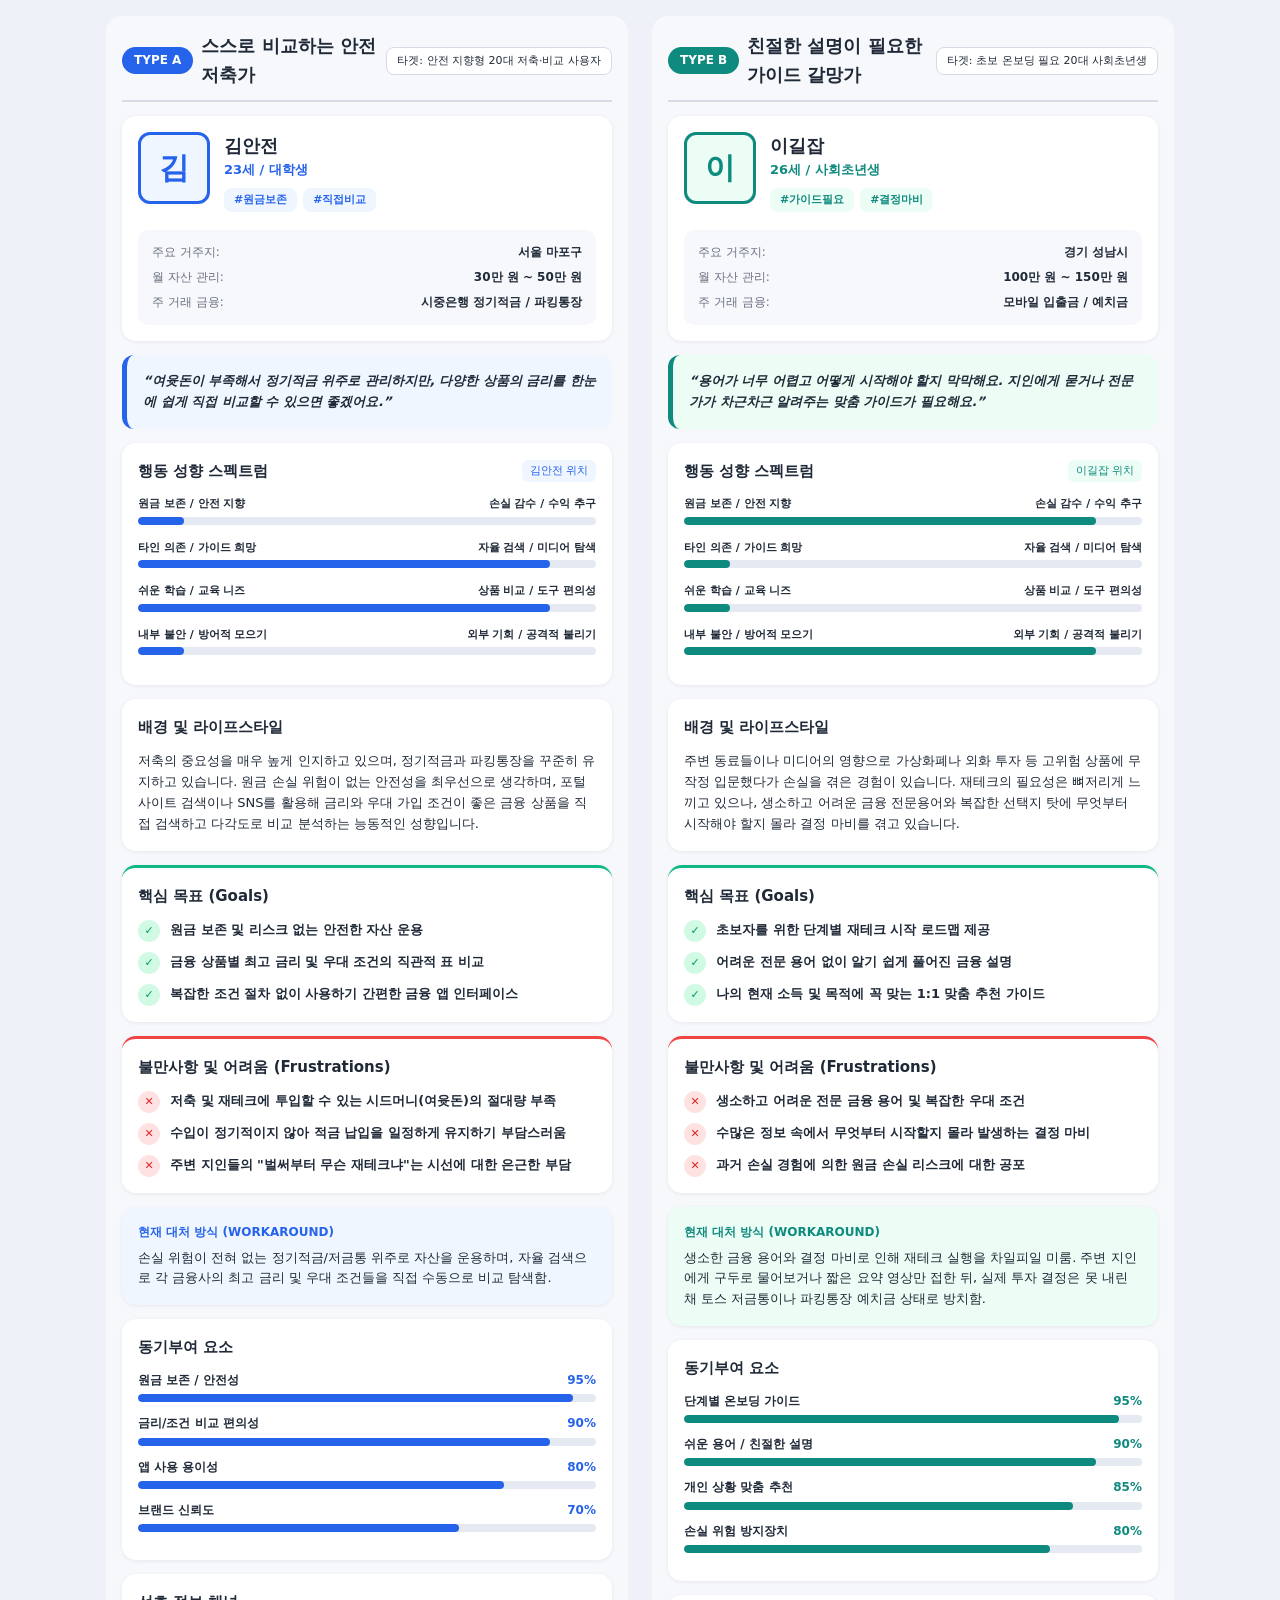
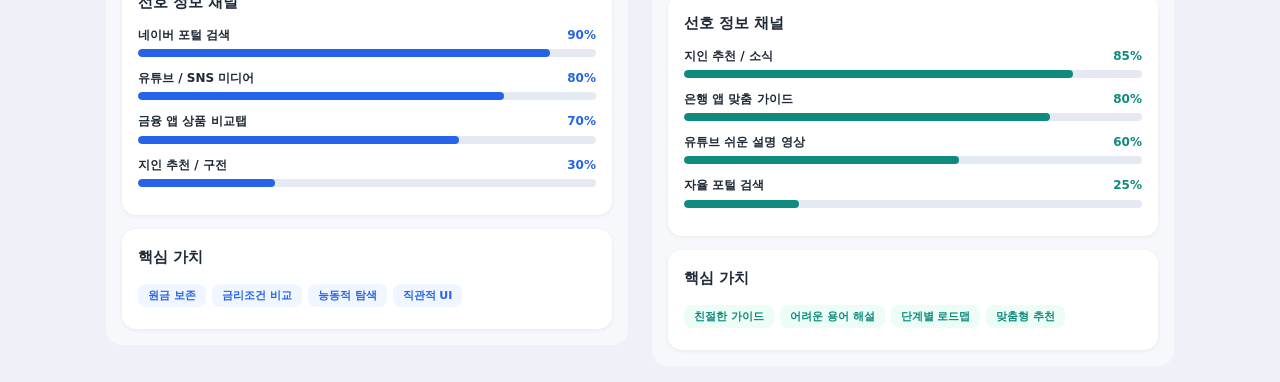
<file: index.html>
<!doctype html>
<html lang="ko">
<head>
<meta charset="utf-8">
<meta name="viewport" content="width=device-width, initial-scale=1">
<title>페르소나 카드 - 안전 저축가 vs 가이드 갈망가</title>
<link rel="stylesheet" href="style.css">
</head>
<body>
<main id="app"></main>
<script src="personas.js"></script>
<script src="render.js"></script>
</body>
</html>
</file>
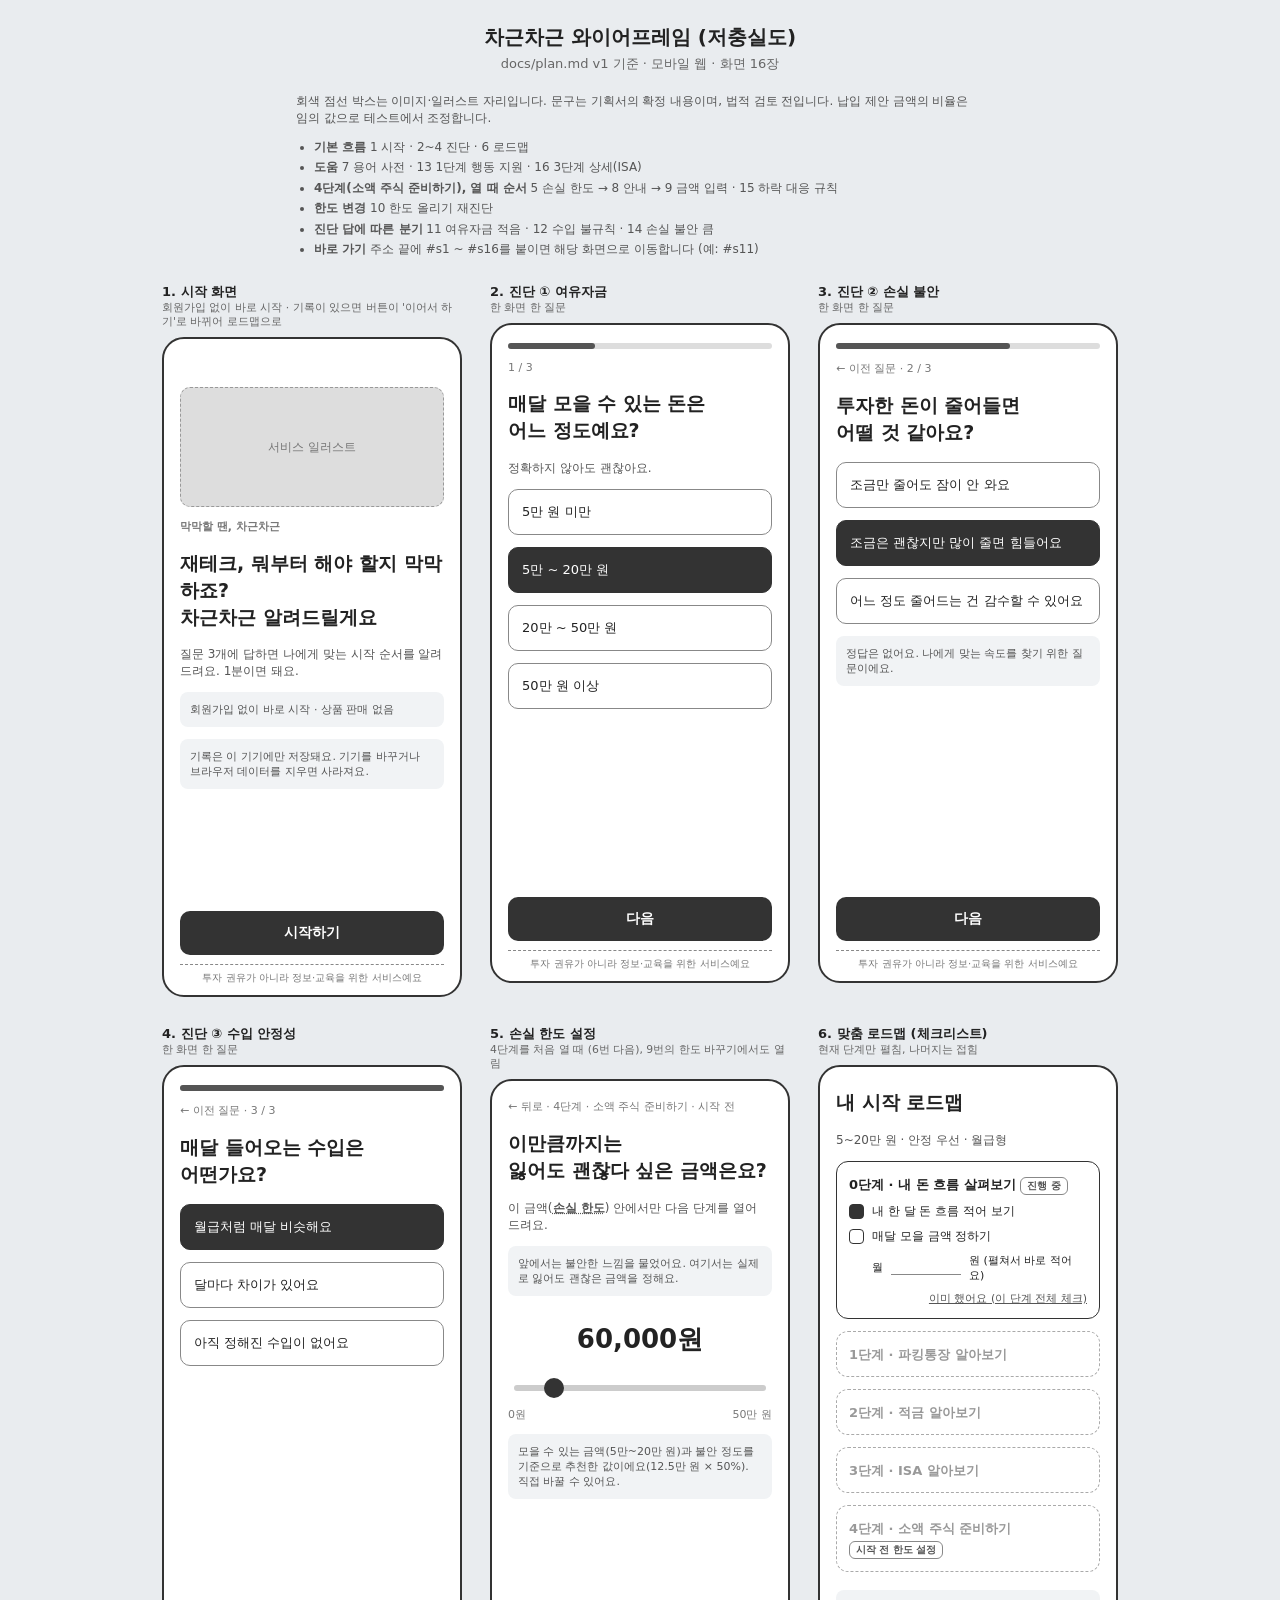
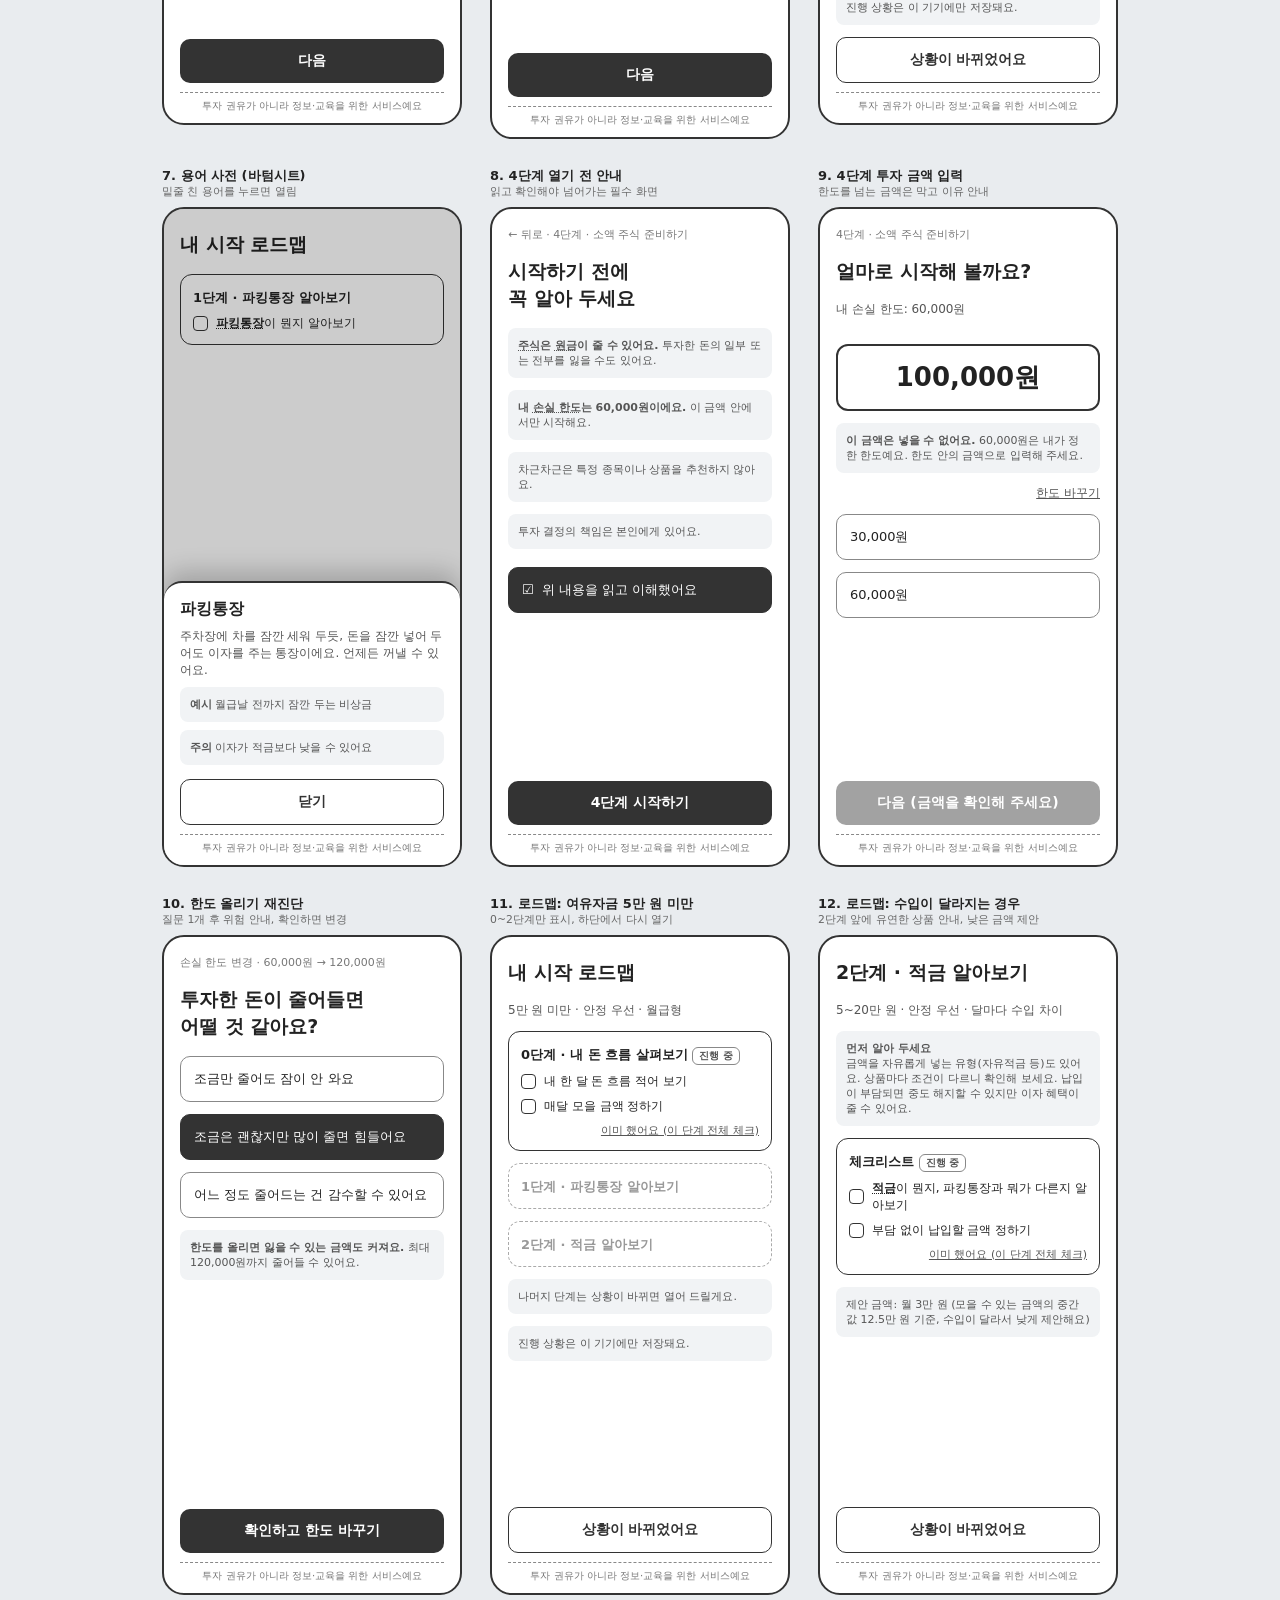
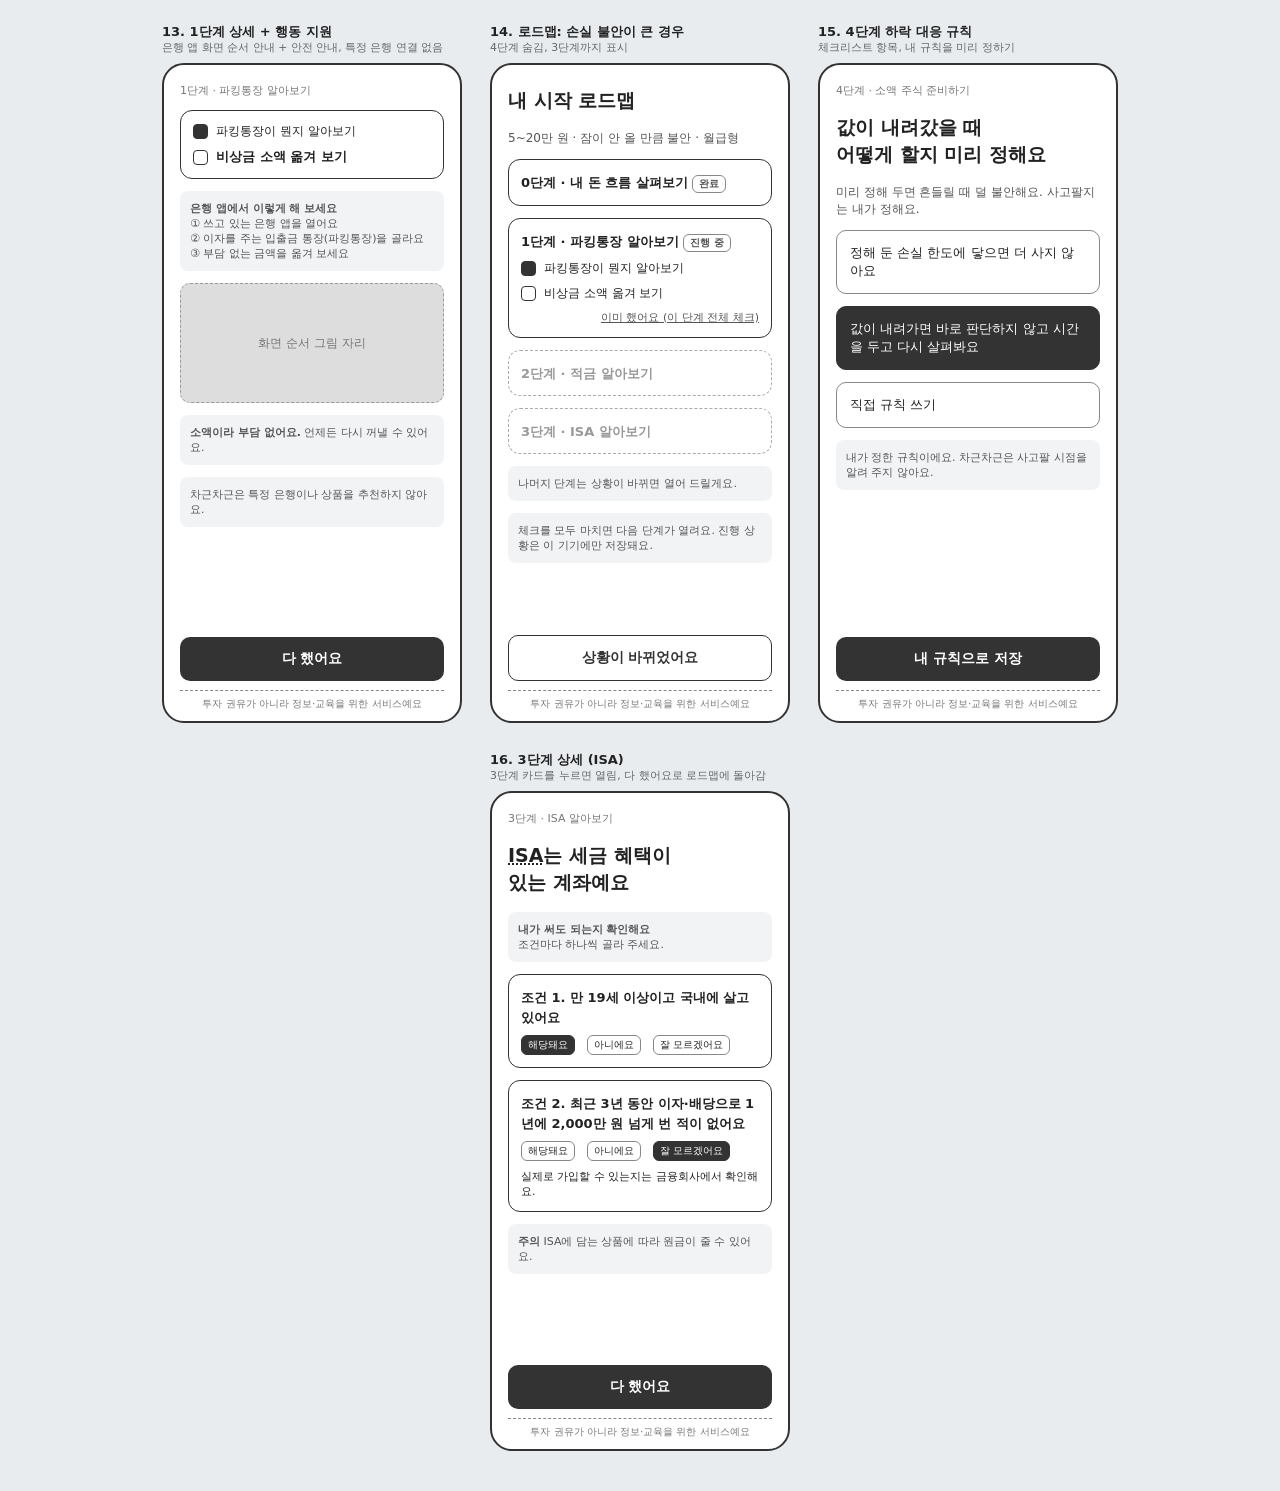
<file: wireframe/index.html>
<!doctype html>
<html lang="ko">
<head>
<meta charset="utf-8">
<meta name="viewport" content="width=device-width, initial-scale=1">
<title>차근차근 와이어프레임</title>
<style>
*{box-sizing:border-box}
body{margin:0;background:#e9ecef;font-family:"Pretendard","Noto Sans KR",system-ui,sans-serif;color:#222}
h1{text-align:center;font-size:20px;margin:24px 16px 4px}
.sub{text-align:center;font-size:13px;color:#666;margin:0 16px 20px}
.board{display:flex;flex-wrap:wrap;gap:28px;justify-content:center;padding:0 16px 40px}
figure{margin:0;width:300px}
figcaption{font-size:13px;font-weight:700;margin-bottom:8px}
figcaption small{display:block;font-weight:400;color:#666}
.phone{height:660px;background:#fff;border:2px solid #333;border-radius:22px;padding:18px 16px 40px;display:flex;flex-direction:column;gap:12px;position:relative;overflow:hidden}
.bar{height:6px;background:#ddd;border-radius:9px}.bar i{display:block;height:100%;width:var(--p);background:#555;border-radius:9px}
.step{font-size:11px;color:#777}
h2{font-size:19px;margin:4px 0;line-height:1.4}
p{font-size:12px;color:#555;margin:0}
.img{height:120px;background:#ddd;border:1px dashed #999;display:grid;place-items:center;font-size:12px;color:#777;border-radius:10px}
.opt{border:1.5px solid #888;border-radius:10px;padding:13px;font-size:13px}
.opt.on{background:#333;color:#fff;border-color:#333}
.btn{margin-top:auto;background:#333;color:#fff;text-align:center;padding:13px;border-radius:10px;font-size:14px;font-weight:700}
.btn.ghost{background:#fff;color:#333;border:1.5px solid #333;margin-top:0}
.slider{height:6px;background:#ccc;border-radius:9px;margin:16px 6px 4px;position:relative}
.slider::after{content:"";position:absolute;left:12%;top:-7px;width:20px;height:20px;border-radius:50%;background:#333}
.amount{font-size:26px;font-weight:700;text-align:center;margin:14px 0 0}
.note{background:#f1f3f5;border-radius:8px;padding:10px;font-size:11px;color:#555}
.stage{border:1.5px solid #333;border-radius:12px;padding:12px}
.stage.lock{border-style:dashed;border-color:#aaa;color:#999}
.stage b{font-size:13px}.stage .row{font-size:12px;margin-top:8px;display:flex;gap:8px;align-items:center}
.cb{width:15px;height:15px;border:1.5px solid #333;border-radius:4px;flex:none}.cb.ck{background:#333}
.term{text-decoration:underline dotted;font-weight:700}
.sheet{position:absolute;left:0;right:0;bottom:0;background:#fff;border-top:2px solid #333;border-radius:18px 18px 0 0;padding:16px 16px 40px;z-index:2;box-shadow:0 -10px 24px #0003;display:flex;flex-direction:column;gap:8px}
.dim{position:absolute;inset:0;background:#0003;z-index:1}
.tag{display:inline-block;font-size:10px;border:1px solid #888;border-radius:6px;padding:1px 6px;color:#555}
.legal{position:absolute;left:16px;right:16px;bottom:10px;z-index:3;text-align:center;font-size:10px;color:#777;border-top:1px dashed #888;padding-top:6px;background:#fff}
.idx{margin:10px 0 0;padding-left:18px;line-height:1.7}
figure:target .phone{box-shadow:0 0 0 4px #888}
figure{scroll-margin-top:16px}
.legend{max-width:720px;margin:0 auto 24px;padding:0 16px;font-size:12px;color:#555}
</style>
</head>
<body>
<h1>차근차근 와이어프레임 (저충실도)</h1>
<p class="sub">docs/plan.md v1 기준 · 모바일 웹 · 화면 16장</p>
<div class="legend">회색 점선 박스는 이미지·일러스트 자리입니다. 문구는 기획서의 확정 내용이며, 법적 검토 전입니다. 납입 제안 금액의 비율은 임의 값으로 테스트에서 조정합니다.
<ul class="idx">
<li><b>기본 흐름</b> 1 시작 · 2~4 진단 · 6 로드맵</li>
<li><b>도움</b> 7 용어 사전 · 13 1단계 행동 지원 · 16 3단계 상세(ISA)</li>
<li><b>4단계(소액 주식 준비하기), 열 때 순서</b> 5 손실 한도 → 8 안내 → 9 금액 입력 · 15 하락 대응 규칙</li>
<li><b>한도 변경</b> 10 한도 올리기 재진단</li>
<li><b>진단 답에 따른 분기</b> 11 여유자금 적음 · 12 수입 불규칙 · 14 손실 불안 큼</li>
<li><b>바로 가기</b> 주소 끝에 #s1 ~ #s16를 붙이면 해당 화면으로 이동합니다 (예: #s11)</li>
</ul></div>
<div class="board">

<figure id="s1"><figcaption>1. 시작 화면<small>회원가입 없이 바로 시작 · 기록이 있으면 버튼이 '이어서 하기'로 바뀌어 로드맵으로</small></figcaption>
<div class="phone">
  <div style="margin-top:30px" class="img">서비스 일러스트</div>
  <div class="step" style="font-weight:700">막막할 땐, 차근차근</div>
  <h2>재테크, 뭐부터 해야 할지 막막하죠?<br>차근차근 알려드릴게요</h2>
  <p>질문 3개에 답하면 나에게 맞는 시작 순서를 알려 드려요. 1분이면 돼요.</p>
  <div class="note">회원가입 없이 바로 시작 · 상품 판매 없음</div>
  <div class="note">기록은 이 기기에만 저장돼요. 기기를 바꾸거나 브라우저 데이터를 지우면 사라져요.</div>
  <div class="btn">시작하기</div>
  <div class="legal">투자 권유가 아니라 정보·교육을 위한 서비스예요</div>
</div></figure>

<figure id="s2"><figcaption>2. 진단 ① 여유자금<small>한 화면 한 질문</small></figcaption>
<div class="phone">
  <div class="bar" style="--p:33%"><i></i></div><div class="step">1 / 3</div>
  <h2>매달 모을 수 있는 돈은<br>어느 정도예요?</h2>
  <p>정확하지 않아도 괜찮아요.</p>
  <div class="opt">5만 원 미만</div>
  <div class="opt on">5만 ~ 20만 원</div>
  <div class="opt">20만 ~ 50만 원</div>
  <div class="opt">50만 원 이상</div>
  <div class="btn">다음</div>
  <div class="legal">투자 권유가 아니라 정보·교육을 위한 서비스예요</div>
</div></figure>

<figure id="s3"><figcaption>3. 진단 ② 손실 불안<small>한 화면 한 질문</small></figcaption>
<div class="phone">
  <div class="bar" style="--p:66%"><i></i></div><div class="step">← 이전 질문 · 2 / 3</div>
  <h2>투자한 돈이 줄어들면<br>어떨 것 같아요?</h2>
  <div class="opt">조금만 줄어도 잠이 안 와요</div>
  <div class="opt on">조금은 괜찮지만 많이 줄면 힘들어요</div>
  <div class="opt">어느 정도 줄어드는 건 감수할 수 있어요</div>
  <div class="note">정답은 없어요. 나에게 맞는 속도를 찾기 위한 질문이에요.</div>
  <div class="btn">다음</div>
  <div class="legal">투자 권유가 아니라 정보·교육을 위한 서비스예요</div>
</div></figure>

<figure id="s4"><figcaption>4. 진단 ③ 수입 안정성<small>한 화면 한 질문</small></figcaption>
<div class="phone">
  <div class="bar" style="--p:100%"><i></i></div><div class="step">← 이전 질문 · 3 / 3</div>
  <h2>매달 들어오는 수입은<br>어떤가요?</h2>
  <div class="opt on">월급처럼 매달 비슷해요</div>
  <div class="opt">달마다 차이가 있어요</div>
  <div class="opt">아직 정해진 수입이 없어요</div>
  <div class="btn">다음</div>
  <div class="legal">투자 권유가 아니라 정보·교육을 위한 서비스예요</div>
</div></figure>

<figure id="s5"><figcaption>5. 손실 한도 설정<small>4단계를 처음 열 때 (6번 다음), 9번의 한도 바꾸기에서도 열림</small></figcaption>
<div class="phone">
  <div class="step">← 뒤로 · 4단계 · 소액 주식 준비하기 · 시작 전</div>
  <h2>이만큼까지는<br>잃어도 괜찮다 싶은 금액은요?</h2>
  <p>이 금액(<span class="term">손실 한도</span>) 안에서만 다음 단계를 열어 드려요.</p>
  <div class="note">앞에서는 불안한 느낌을 물었어요. 여기서는 실제로 잃어도 괜찮은 금액을 정해요.</div>
  <div class="amount">60,000원</div>
  <div class="slider"></div>
  <div style="display:flex;justify-content:space-between;font-size:11px;color:#777"><span>0원</span><span>50만 원</span></div>
  <div class="note">모을 수 있는 금액(5만~20만 원)과 불안 정도를 기준으로 추천한 값이에요(12.5만 원 × 50%). 직접 바꿀 수 있어요.</div>
  <div class="btn">다음</div>
  <div class="legal">투자 권유가 아니라 정보·교육을 위한 서비스예요</div>
</div></figure>

<figure id="s6"><figcaption>6. 맞춤 로드맵 (체크리스트)<small>현재 단계만 펼침, 나머지는 접힘</small></figcaption>
<div class="phone">
  <h2>내 시작 로드맵</h2>
  <p>5~20만 원 · 안정 우선 · 월급형</p>
  <div class="stage"><b>0단계 · 내 돈 흐름 살펴보기 <span class="tag">진행 중</span></b>
    <div class="row"><span class="cb ck"></span>내 한 달 돈 흐름 적어 보기</div>
    <div class="row"><span class="cb"></span>매달 모을 금액 정하기</div>
    <div class="row" style="padding-left:23px;font-size:11px">월 <span style="display:inline-block;width:70px;border-bottom:1px solid #888">&nbsp;</span> 원 (펼쳐서 바로 적어요)</div>
    <div class="row" style="justify-content:flex-end;font-size:11px;text-decoration:underline;color:#555">이미 했어요 (이 단계 전체 체크)</div></div>
  <div class="stage lock"><b>1단계 · 파킹통장 알아보기</b></div>
  <div class="stage lock"><b>2단계 · 적금 알아보기</b></div>
  <div class="stage lock"><b>3단계 · ISA 알아보기</b></div>
  <div class="stage lock"><b>4단계 · 소액 주식 준비하기 <span class="tag">시작 전 한도 설정</span></b></div>
  <div class="note" style="margin-top:auto">진행 상황은 이 기기에만 저장돼요.</div>
  <div class="btn ghost">상황이 바뀌었어요</div>
  <div class="legal">투자 권유가 아니라 정보·교육을 위한 서비스예요</div>
</div></figure>

<figure id="s7"><figcaption>7. 용어 사전 (바텀시트)<small>밑줄 친 용어를 누르면 열림</small></figcaption>
<div class="phone">
  <h2>내 시작 로드맵</h2>
  <div class="stage"><b>1단계 · 파킹통장 알아보기</b>
    <div class="row"><span class="cb"></span><span><span class="term">파킹통장</span>이 뭔지 알아보기</span></div></div>
  <div class="dim"></div>
  <div class="sheet">
    <b style="font-size:16px">파킹통장</b>
    <p>주차장에 차를 잠깐 세워 두듯, 돈을 잠깐 넣어 두어도 이자를 주는 통장이에요. 언제든 꺼낼 수 있어요.</p>
    <div class="note"><b>예시</b> 월급날 전까지 잠깐 두는 비상금</div>
    <div class="note"><b>주의</b> 이자가 적금보다 낮을 수 있어요</div>
    <div class="btn ghost" style="margin-top:6px">닫기</div>
  </div>
  <div class="legal">투자 권유가 아니라 정보·교육을 위한 서비스예요</div>
</div></figure>


<figure id="s8"><figcaption>8. 4단계 열기 전 안내<small>읽고 확인해야 넘어가는 필수 화면</small></figcaption>
<div class="phone">
  <div class="step">← 뒤로 · 4단계 · 소액 주식 준비하기</div>
  <h2>시작하기 전에<br>꼭 알아 두세요</h2>
  <div class="note"><b><span class="term">주식</span>은 <span class="term">원금</span>이 줄 수 있어요.</b> 투자한 돈의 일부 또는 전부를 잃을 수도 있어요.</div>
  <div class="note"><b>내 <span class="term">손실 한도</span>는 60,000원이에요.</b> 이 금액 안에서만 시작해요.</div>
  <div class="note">차근차근은 특정 종목이나 상품을 추천하지 않아요.</div>
  <div class="note">투자 결정의 책임은 본인에게 있어요.</div>
  <div class="opt on" style="margin-top:6px"><span style="margin-right:8px">&#9745;</span>위 내용을 읽고 이해했어요</div>
  <div class="btn">4단계 시작하기</div>
  <div class="legal">투자 권유가 아니라 정보·교육을 위한 서비스예요</div>
</div></figure>

<figure id="s9"><figcaption>9. 4단계 투자 금액 입력<small>한도를 넘는 금액은 막고 이유 안내</small></figcaption>
<div class="phone">
  <div class="step">4단계 · 소액 주식 준비하기</div>
  <h2>얼마로 시작해 볼까요?</h2>
  <p>내 손실 한도: 60,000원</p>
  <div class="amount" style="border:2px solid #333;border-radius:12px;padding:14px">100,000원</div>
  <div class="note"><b>이 금액은 넣을 수 없어요.</b> 60,000원은 내가 정한 한도예요. 한도 안의 금액으로 입력해 주세요.</div>
  <div style="text-align:right;font-size:12px;text-decoration:underline;color:#555">한도 바꾸기</div>
  <div class="opt">30,000원</div>
  <div class="opt">60,000원</div>
  <div class="btn" style="opacity:.45">다음 (금액을 확인해 주세요)</div>
  <div class="legal">투자 권유가 아니라 정보·교육을 위한 서비스예요</div>
</div></figure>

<figure id="s10"><figcaption>10. 한도 올리기 재진단<small>질문 1개 후 위험 안내, 확인하면 변경</small></figcaption>
<div class="phone">
  <div class="step">손실 한도 변경 · 60,000원 → 120,000원</div>
  <h2>투자한 돈이 줄어들면<br>어떨 것 같아요?</h2>
  <div class="opt">조금만 줄어도 잠이 안 와요</div>
  <div class="opt on">조금은 괜찮지만 많이 줄면 힘들어요</div>
  <div class="opt">어느 정도 줄어드는 건 감수할 수 있어요</div>
  <div class="note"><b>한도를 올리면 잃을 수 있는 금액도 커져요.</b> 최대 120,000원까지 줄어들 수 있어요.</div>
  <div class="btn">확인하고 한도 바꾸기</div>
  <div class="legal">투자 권유가 아니라 정보·교육을 위한 서비스예요</div>
</div></figure>

<figure id="s11"><figcaption>11. 로드맵: 여유자금 5만 원 미만<small>0~2단계만 표시, 하단에서 다시 열기</small></figcaption>
<div class="phone">
  <h2>내 시작 로드맵</h2>
  <p>5만 원 미만 · 안정 우선 · 월급형</p>
  <div class="stage"><b>0단계 · 내 돈 흐름 살펴보기 <span class="tag">진행 중</span></b>
    <div class="row"><span class="cb"></span>내 한 달 돈 흐름 적어 보기</div>
    <div class="row"><span class="cb"></span>매달 모을 금액 정하기</div>
    <div class="row" style="justify-content:flex-end;font-size:11px;text-decoration:underline;color:#555">이미 했어요 (이 단계 전체 체크)</div></div>
  <div class="stage lock"><b>1단계 · 파킹통장 알아보기</b></div>
  <div class="stage lock"><b>2단계 · 적금 알아보기</b></div>
  <div class="note">나머지 단계는 상황이 바뀌면 열어 드릴게요.</div>
  <div class="note">진행 상황은 이 기기에만 저장돼요.</div>
  <div class="btn ghost" style="margin-top:auto">상황이 바뀌었어요</div>
  <div class="legal">투자 권유가 아니라 정보·교육을 위한 서비스예요</div>
</div></figure>

<figure id="s12"><figcaption>12. 로드맵: 수입이 달라지는 경우<small>2단계 앞에 유연한 상품 안내, 낮은 금액 제안</small></figcaption>
<div class="phone">
  <h2>2단계 · 적금 알아보기</h2>
  <p>5~20만 원 · 안정 우선 · 달마다 수입 차이</p>
  <div class="note"><b>먼저 알아 두세요</b><br>금액을 자유롭게 넣는 유형(자유적금 등)도 있어요. 상품마다 조건이 다르니 확인해 보세요. 납입이 부담되면 중도 해지할 수 있지만 이자 혜택이 줄 수 있어요.</div>
  <div class="stage"><b>체크리스트 <span class="tag">진행 중</span></b>
    <div class="row"><span class="cb"></span><span><span class="term">적금</span>이 뭔지, 파킹통장과 뭐가 다른지 알아보기</span></div>
    <div class="row"><span class="cb"></span>부담 없이 납입할 금액 정하기</div>
    <div class="row" style="justify-content:flex-end;font-size:11px;text-decoration:underline;color:#555">이미 했어요 (이 단계 전체 체크)</div></div>
  <div class="note">제안 금액: 월 3만 원 (모을 수 있는 금액의 중간값 12.5만 원 기준, 수입이 달라서 낮게 제안해요)</div>
  <div class="btn ghost" style="margin-top:auto">상황이 바뀌었어요</div>
  <div class="legal">투자 권유가 아니라 정보·교육을 위한 서비스예요</div>
</div></figure>

<figure id="s13"><figcaption>13. 1단계 상세 + 행동 지원<small>은행 앱 화면 순서 안내 + 안전 안내, 특정 은행 연결 없음</small></figcaption>
<div class="phone">
  <div class="step">1단계 · 파킹통장 알아보기</div>
  <div class="stage"><div class="row" style="margin-top:0"><span class="cb ck"></span>파킹통장이 뭔지 알아보기</div>
    <div class="row"><span class="cb"></span><b>비상금 소액 옮겨 보기</b></div></div>
  <div class="note"><b>은행 앱에서 이렇게 해 보세요</b><br>① 쓰고 있는 은행 앱을 열어요<br>② 이자를 주는 입출금 통장(파킹통장)을 골라요<br>③ 부담 없는 금액을 옮겨 보세요</div>
  <div class="img">화면 순서 그림 자리</div>
  <div class="note"><b>소액이라 부담 없어요.</b> 언제든 다시 꺼낼 수 있어요.</div>
  <div class="note">차근차근은 특정 은행이나 상품을 추천하지 않아요.</div>
  <div class="btn">다 했어요</div>
  <div class="legal">투자 권유가 아니라 정보·교육을 위한 서비스예요</div>
</div></figure>

<figure id="s14"><figcaption>14. 로드맵: 손실 불안이 큰 경우<small>4단계 숨김, 3단계까지 표시</small></figcaption>
<div class="phone">
  <h2>내 시작 로드맵</h2>
  <p>5~20만 원 · 잠이 안 올 만큼 불안 · 월급형</p>
  <div class="stage"><b>0단계 · 내 돈 흐름 살펴보기 <span class="tag">완료</span></b></div>
  <div class="stage"><b>1단계 · 파킹통장 알아보기 <span class="tag">진행 중</span></b>
    <div class="row"><span class="cb ck"></span>파킹통장이 뭔지 알아보기</div>
    <div class="row"><span class="cb"></span>비상금 소액 옮겨 보기</div>
    <div class="row" style="justify-content:flex-end;font-size:11px;text-decoration:underline;color:#555">이미 했어요 (이 단계 전체 체크)</div></div>
  <div class="stage lock"><b>2단계 · 적금 알아보기</b></div>
  <div class="stage lock"><b>3단계 · ISA 알아보기</b></div>
  <div class="note">나머지 단계는 상황이 바뀌면 열어 드릴게요.</div>
  <div class="note">체크를 모두 마치면 다음 단계가 열려요. 진행 상황은 이 기기에만 저장돼요.</div>
  <div class="btn ghost" style="margin-top:auto">상황이 바뀌었어요</div>
  <div class="legal">투자 권유가 아니라 정보·교육을 위한 서비스예요</div>
</div></figure>

<figure id="s15"><figcaption>15. 4단계 하락 대응 규칙<small>체크리스트 항목, 내 규칙을 미리 정하기</small></figcaption>
<div class="phone">
  <div class="step">4단계 · 소액 주식 준비하기</div>
  <h2>값이 내려갔을 때<br>어떻게 할지 미리 정해요</h2>
  <p>미리 정해 두면 흔들릴 때 덜 불안해요. 사고팔지는 내가 정해요.</p>
  <div class="opt">정해 둔 손실 한도에 닿으면 더 사지 않아요</div>
  <div class="opt on">값이 내려가면 바로 판단하지 않고 시간을 두고 다시 살펴봐요</div>
  <div class="opt">직접 규칙 쓰기</div>
  <div class="note">내가 정한 규칙이에요. 차근차근은 사고팔 시점을 알려 주지 않아요.</div>
  <div class="btn">내 규칙으로 저장</div>
  <div class="legal">투자 권유가 아니라 정보·교육을 위한 서비스예요</div>
</div></figure>

<figure id="s16"><figcaption>16. 3단계 상세 (ISA)<small>3단계 카드를 누르면 열림, 다 했어요로 로드맵에 돌아감</small></figcaption>
<div class="phone">
  <div class="step">3단계 · ISA 알아보기</div>
  <h2><span class="term">ISA</span>는 세금 혜택이<br>있는 계좌예요</h2>
  <div class="note"><b>내가 써도 되는지 확인해요</b><br>조건마다 하나씩 골라 주세요.</div>
  <div class="stage"><b>조건 1. 만 19세 이상이고 국내에 살고 있어요</b>
    <div class="row"><span style="display:inline-block;border:1px solid #888;border-radius:6px;padding:2px 6px;font-size:10px;margin-right:4px;background:#333;color:#fff;border-color:#333">해당돼요</span><span style="display:inline-block;border:1px solid #888;border-radius:6px;padding:2px 6px;font-size:10px;margin-right:4px">아니에요</span><span style="display:inline-block;border:1px solid #888;border-radius:6px;padding:2px 6px;font-size:10px;margin-right:4px">잘 모르겠어요</span></div></div>
  <div class="stage"><b>조건 2. 최근 3년 동안 이자·배당으로 1년에 2,000만 원 넘게 번 적이 없어요</b>
    <div class="row"><span style="display:inline-block;border:1px solid #888;border-radius:6px;padding:2px 6px;font-size:10px;margin-right:4px">해당돼요</span><span style="display:inline-block;border:1px solid #888;border-radius:6px;padding:2px 6px;font-size:10px;margin-right:4px">아니에요</span><span style="display:inline-block;border:1px solid #888;border-radius:6px;padding:2px 6px;font-size:10px;margin-right:4px;background:#333;color:#fff;border-color:#333">잘 모르겠어요</span></div>
    <div class="row" style="font-size:11px">실제로 가입할 수 있는지는 금융회사에서 확인해요.</div></div>
  <div class="note"><b>주의</b> ISA에 담는 상품에 따라 원금이 줄 수 있어요.</div>
  <div class="btn">다 했어요</div>
  <div class="legal">투자 권유가 아니라 정보·교육을 위한 서비스예요</div>
</div></figure>






</div>
</body>
</html>
</file>
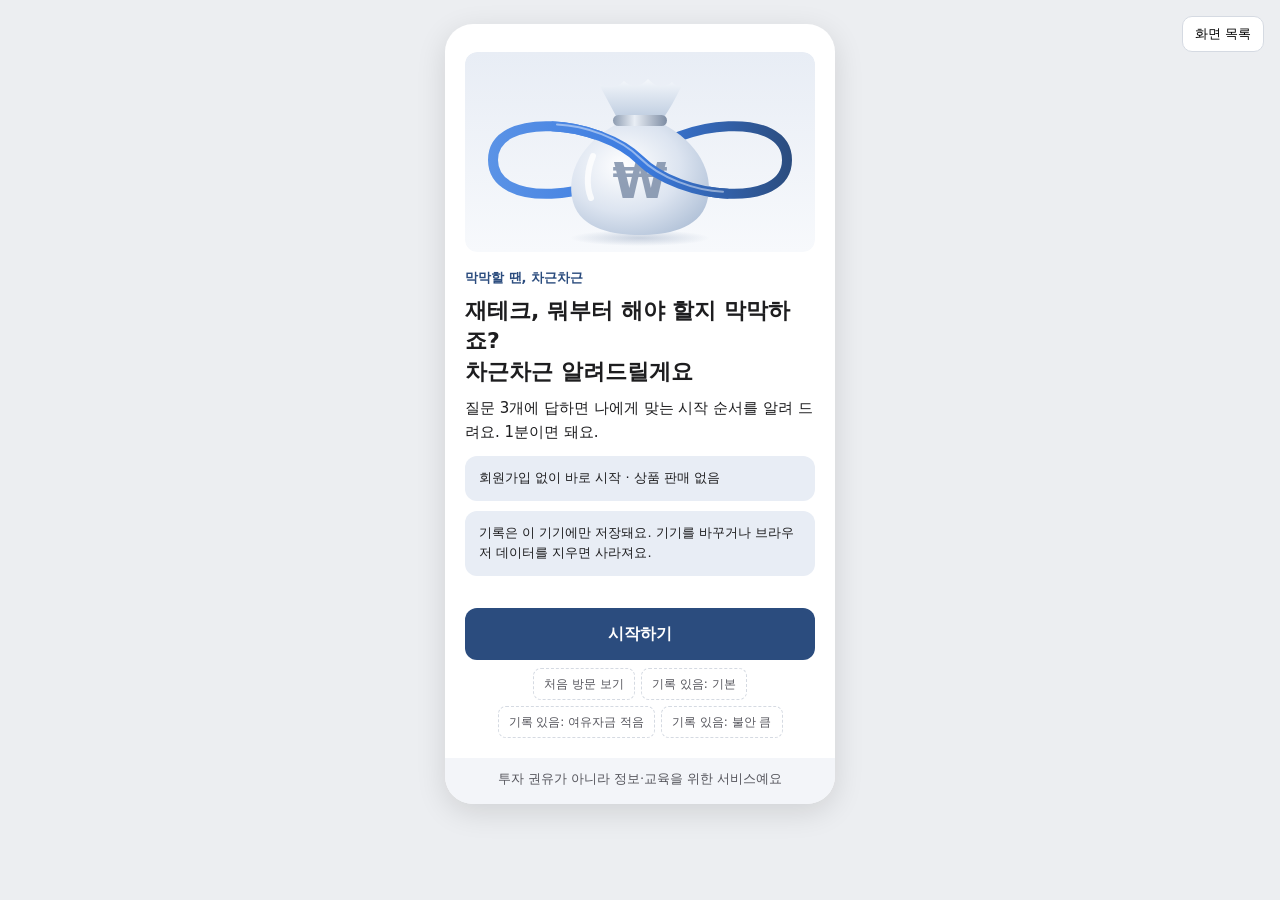
<file: design/prototype.html>
<!doctype html><html lang="ko"><head><meta charset="utf-8"><meta name="viewport" content="width=device-width,initial-scale=1">
<title>차근차근 프로토타입</title>
<style>
:root{--main:#2B4C7E;--main-soft:#E8EDF5;--accent:#F2B705;--accent-soft:#FFF6D9;--bg:#ffffff;--gray:#F3F5F9;--text:#1D1D1F;--sub:#55555C;--line:#D5DAE2;--radius:12px}
*{box-sizing:border-box}body{margin:0;background:#eceef1;font-family:system-ui,"Apple SD Gothic Neo","Malgun Gothic",sans-serif;color:var(--text)}
.device{width:390px;max-width:100%;min-height:780px;margin:24px auto;background:var(--bg);border-radius:28px;box-shadow:0 8px 30px rgba(0,0,0,.12);overflow:hidden;position:relative}
.screen{display:none;min-height:780px}.screen.on{display:block}
#toast{position:fixed;left:50%;bottom:32px;transform:translateX(-50%);background:#222;color:#fff;padding:10px 16px;border-radius:20px;font-size:14px;opacity:0;transition:.2s;pointer-events:none}#toast.on{opacity:1}
#idx{position:fixed;right:16px;top:16px;font-size:13px;background:#fff;border:1px solid var(--line);border-radius:10px;padding:8px 12px;cursor:pointer}
#list{position:fixed;right:16px;top:56px;background:#fff;border:1px solid var(--line);border-radius:12px;padding:8px;display:none;max-height:70vh;overflow:auto;min-width:200px}#list.on{display:block}#list a{display:block;padding:6px 8px;color:var(--text);text-decoration:none;font-size:14px;border-radius:8px}#list a:hover{background:#f2f2f5}
/* 공통 부품 스타일은 여기 아래에 */
.wrap{min-height:780px;display:flex;flex-direction:column;padding:20px 20px 0}
.grow{flex:1}
.topbar{display:flex;align-items:center;justify-content:space-between;min-height:44px;font-size:13px;color:var(--sub)}
.back{display:inline-flex;align-items:center;min-height:44px;padding:0 4px;color:var(--main);font-size:15px;font-weight:700;text-decoration:none}
.progress{height:6px;background:var(--gray);border-radius:6px;overflow:hidden;margin:4px 0 16px}.progress i{display:block;height:100%;background:var(--main)}
h1.t{font-size:22px;font-weight:700;line-height:1.4;margin:8px 0 8px}
h2.st{font-size:17px;font-weight:700;margin:0 0 6px}
p.b{font-size:15px;line-height:1.6;margin:0 0 12px;color:var(--text)}
.s{font-size:13px;line-height:1.5;color:var(--sub)}
.btn{display:flex;align-items:center;justify-content:center;width:100%;min-height:52px;border:0;border-radius:var(--radius);background:var(--main);color:#fff;font-size:16px;font-weight:700;text-decoration:none;cursor:pointer;font-family:inherit}
.btn:active{filter:brightness(.88)}
.btn.sub{background:#fff;color:var(--main);border:1.5px solid var(--main);min-height:48px}
.btn[aria-disabled="true"]{background:var(--gray);color:var(--sub);pointer-events:none}
.tbtn{display:inline-flex;align-items:center;min-height:44px;color:var(--main);font-size:14px;text-decoration:underline;background:none;border:0;cursor:pointer;font-family:inherit;padding:0}
.opt{display:flex;align-items:center;width:100%;min-height:52px;padding:12px 16px;margin-bottom:10px;border:1.5px solid var(--line);border-radius:var(--radius);background:#fff;font-size:15px;color:var(--text);text-align:left;cursor:pointer;font-family:inherit}
.opt.on{border-color:var(--main);background:var(--main-soft);font-weight:700}
.card{border:1.5px solid var(--line);border-radius:var(--radius);padding:14px 16px;margin-bottom:10px;background:#fff}
.card.now{border-color:var(--main)}.card.lock{background:var(--gray);border-style:dashed;color:var(--sub)}
.tag{display:inline-block;font-size:13px;font-weight:700;padding:2px 8px;border-radius:20px;background:var(--accent);color:var(--text);vertical-align:2px;margin-left:6px}
.info{background:var(--main-soft);border-radius:var(--radius);padding:12px 14px;font-size:13px;line-height:1.6;color:var(--text);margin-bottom:10px}
.warn{background:var(--accent-soft);border-left:4px solid var(--accent);border-radius:var(--radius);padding:12px 14px;font-size:13px;line-height:1.6;color:var(--text);margin-bottom:10px}
.term{color:var(--main);text-decoration:underline dotted;text-underline-offset:3px;font-weight:700;cursor:pointer}
.ph{display:flex;align-items:center;justify-content:center;background:var(--gray);border-radius:var(--radius);color:var(--sub);font-size:13px;min-height:140px;margin:8px 0 16px}
.illu{display:block;width:100%;height:auto;margin:8px 0 16px;border-radius:var(--radius)}
.legal{margin:16px -20px 0;padding:12px 20px 16px;background:var(--gray);text-align:center;font-size:13px;color:var(--sub)}
.sheet{position:absolute;left:0;right:0;bottom:0;background:#fff;border-radius:20px 20px 0 0;padding:22px 20px 24px;box-shadow:0 -8px 24px rgba(0,0,0,.15)}
.chips{display:flex;gap:6px;flex-wrap:wrap;margin-top:6px}.chips button{min-height:44px;padding:0 12px;border:1.5px solid var(--line);border-radius:22px;background:#fff;font-size:14px;font-family:inherit;cursor:pointer;color:var(--text)}.chips button.on{border-color:var(--main);background:var(--main);color:#fff;font-weight:700}
.item{display:flex;align-items:center;gap:10px;min-height:44px;font-size:15px}
.cb{width:24px;height:24px;border:2px solid var(--main);border-radius:6px;flex:none;display:inline-flex;align-items:center;justify-content:center;color:#fff;font-size:14px;cursor:pointer;background:#fff;position:relative}.cb::after{content:"";position:absolute;inset:-10px}.cb.on{background:var(--main)}
.go{margin-left:auto;color:var(--main);font-size:13px;font-weight:700;text-decoration:none;min-height:44px;display:inline-flex;align-items:center;white-space:nowrap}
.inline{display:flex;flex-wrap:wrap;gap:6px;align-items:center;padding-left:34px;font-size:13px;color:var(--sub);margin-bottom:6px}.inline input{width:84px;min-height:44px;border:1.5px solid var(--line);border-radius:8px;padding:0 8px;font-size:15px;font-family:inherit}
.card a.whole{display:block;text-decoration:none;color:inherit;min-height:44px}
.tag.gray{background:var(--gray);border:1px solid var(--line)}
.alt{display:flex;gap:6px;flex-wrap:wrap;justify-content:center;padding:8px 0 4px}
.alt button{font-size:12px;min-height:32px;padding:0 10px;border:1px dashed var(--line);background:#fff;border-radius:8px;color:var(--sub);cursor:pointer;font-family:inherit}
</style></head><body>
<button id="idx">화면 목록</button><div id="list"></div>
<div class="device">
<!-- 화면은 여기에 하나씩 추가: <section class="screen" id="1.0" data-name="홈"> ... </section> -->
<section class="screen" id="1.0" data-name="시작 화면">
<div class="wrap">
  <svg class="illu" viewBox="0 0 350 200" role="img" aria-label="무한 리본이 감싼 돈주머니 일러스트" xmlns="http://www.w3.org/2000/svg">
 <defs>
  <linearGradient id="ilBg" x1="0" y1="0" x2="0" y2="1"><stop offset="0" stop-color="#E8EDF5"/><stop offset="1" stop-color="#F7F9FC"/></linearGradient>
  <radialGradient id="ilBag" cx=".38" cy=".38" r=".75"><stop offset="0" stop-color="#FFFFFF"/><stop offset=".55" stop-color="#DCE4F0"/><stop offset="1" stop-color="#AEBFD6"/></radialGradient>
  <linearGradient id="ilTop" x1="0" y1="0" x2="0" y2="1"><stop offset="0" stop-color="#F4F7FB"/><stop offset="1" stop-color="#BCCBDF"/></linearGradient>
  <linearGradient id="ilNeck" x1="0" y1="0" x2="1" y2="0"><stop offset="0" stop-color="#8C9BB0"/><stop offset=".4" stop-color="#E9EEF5"/><stop offset="1" stop-color="#7D8CA3"/></linearGradient>
  <linearGradient id="ilRib" gradientUnits="userSpaceOnUse" x1="23" y1="0" x2="327" y2="0"><stop offset="0" stop-color="#5B93E6"/><stop offset=".5" stop-color="#3B7BE0"/><stop offset="1" stop-color="#2B4C7E"/></linearGradient>
  <radialGradient id="ilSh" cx=".5" cy=".5" r=".5"><stop offset="0" stop-color="#2B4C7E" stop-opacity=".22"/><stop offset="1" stop-color="#2B4C7E" stop-opacity="0"/></radialGradient>
 </defs>
 <rect width="350" height="200" rx="12" fill="url(#ilBg)"/>
 <ellipse cx="175" cy="186" rx="70" ry="8" fill="url(#ilSh)"/>
 <!-- 뒤쪽 리본 -->
 <path d="M175,108 C215,68 322,58 322,108 C322,158 215,148 175,108 C135,68 28,58 28,108 C28,158 135,148 175,108Z" fill="none" stroke="url(#ilRib)" stroke-width="10" stroke-linejoin="round"/>
 <!-- 주머니 -->
 <path d="M153,68 C147,56 140,44 134,32 Q148,40 159,29 Q171,40 183,27 Q195,40 207,30 Q213,37 217,33 C211,46 204,58 197,68Z" fill="url(#ilTop)"/>
 <path d="M152,72 C118,90 100,120 108,150 C116,178 150,183 175,183 C200,183 234,178 242,150 C250,120 232,90 198,72Z" fill="url(#ilBag)"/>
 <path d="M128,104 C122,118 121,134 126,146" fill="none" stroke="#fff" stroke-width="6" stroke-linecap="round" opacity=".8"/>
 <rect x="148" y="63" width="54" height="11" rx="5.5" fill="url(#ilNeck)"/>
 <text x="175" y="146" text-anchor="middle" font-family="system-ui,'Apple SD Gothic Neo','Malgun Gothic',sans-serif" font-weight="800" font-size="50" fill="#7F90AA" opacity=".85">₩</text>
 <!-- 앞쪽 리본 -->
 <path d="M86.5,74.25 C118.25,75.5 155,88 175,108 C195,128 231.75,140.5 263.5,141.75" fill="none" stroke="url(#ilRib)" stroke-width="10"/>
 <path d="M92,72.5 C120,73.5 155,86 175,106 C195,126 230,138.5 258,139.8" fill="none" stroke="#fff" stroke-width="2" stroke-linecap="round" opacity=".45"/>
</svg>
  <p class="s" style="font-weight:700;color:var(--main);margin:0">막막할 땐, 차근차근</p>
  <h1 class="t">재테크, 뭐부터 해야 할지 막막하죠?<br>차근차근 알려드릴게요</h1>
  <p class="b">질문 3개에 답하면 나에게 맞는 시작 순서를 알려 드려요. 1분이면 돼요.</p>
  <div class="info">회원가입 없이 바로 시작 · 상품 판매 없음</div>
  <div class="info">기록은 이 기기에만 저장돼요. 기기를 바꾸거나 브라우저 데이터를 지우면 사라져요.</div>
  <div class="grow"></div>
  <a class="btn" id="s1_0go" href="#2.1">시작하기</a>
  <div class="alt"><button onclick="s1_0(false)">처음 방문 보기</button><button onclick="s1_0(true,'3.0')">기록 있음: 기본</button><button onclick="s1_0(true,'3.0a')">기록 있음: 여유자금 적음</button><button onclick="s1_0(true,'3.0b')">기록 있음: 불안 큼</button></div>
  <div class="legal">투자 권유가 아니라 정보·교육을 위한 서비스예요</div>
</div>
<script>function s1_0(r,road,quiet){const b=document.getElementById("s1_0go");if(r&&road)st.road=road;b.textContent=r?"이어서 하기":"시작하기";b.href=r?"#"+(road||st.road):"#2.1";if(!quiet)toast(r?"기록이 있을 때 모습이에요 (로드맵 "+(road||st.road)+")":"처음 방문 모습이에요")}</script>
</section>
<section class="screen" id="2.1" data-name="진단 1 여유자금">
<div class="wrap">
  <div class="topbar"><span>1 / 3</span><span></span></div>
  <div class="progress"><i style="width:33%"></i></div>
  <h1 class="t">매달 모을 수 있는 돈은<br>어느 정도예요?</h1>
  <p class="s" style="margin:0 0 14px">정확하지 않아도 괜찮아요.</p>
  <div data-q="money">
    <button class="opt" data-v="u5" onclick="pick(this)">5만 원 미만</button>
    <button class="opt" data-v="5_20" onclick="pick(this)">5만 ~ 20만 원</button>
    <button class="opt" data-v="20_50" onclick="pick(this)">20만 ~ 50만 원</button>
    <button class="opt" data-v="o50" onclick="pick(this)">50만 원 이상</button>
  </div>
  <div class="grow"></div>
  <a class="btn" data-next aria-disabled="true" href="#2.2">다음</a>
  <div class="legal">투자 권유가 아니라 정보·교육을 위한 서비스예요</div>
</div>
</section>

<section class="screen" id="2.2" data-name="진단 2 손실 불안">
<div class="wrap">
  <div class="topbar"><a class="back" href="#2.1">← 이전 질문</a><span>2 / 3</span></div>
  <div class="progress"><i style="width:66%"></i></div>
  <h1 class="t">투자한 돈이 줄어들면<br>어떨 것 같아요?</h1>
  <div data-q="fear">
    <button class="opt" data-v="high" onclick="pick(this)">조금만 줄어도 잠이 안 와요</button>
    <button class="opt" data-v="mid" onclick="pick(this)">조금은 괜찮지만 많이 줄면 힘들어요</button>
    <button class="opt" data-v="ok" onclick="pick(this)">어느 정도 줄어드는 건 감수할 수 있어요</button>
  </div>
  <div class="info">정답은 없어요. 나에게 맞는 속도를 찾기 위한 질문이에요.</div>
  <div class="grow"></div>
  <a class="btn" data-next aria-disabled="true" href="#2.3">다음</a>
  <div class="legal">투자 권유가 아니라 정보·교육을 위한 서비스예요</div>
</div>
</section>

<section class="screen" id="2.3" data-name="진단 3 수입 안정성">
<div class="wrap">
  <div class="topbar"><a class="back" href="#2.2">← 이전 질문</a><span>3 / 3</span></div>
  <div class="progress"><i style="width:100%"></i></div>
  <h1 class="t">매달 들어오는 수입은<br>어떤가요?</h1>
  <div data-q="income">
    <button class="opt" data-v="stable" onclick="pick(this)">월급처럼 매달 비슷해요</button>
    <button class="opt" data-v="vary" onclick="pick(this)">달마다 차이가 있어요</button>
    <button class="opt" data-v="none" onclick="pick(this)">아직 정해진 수입이 없어요</button>
  </div>
  <div class="grow"></div>
  <a class="btn" data-next aria-disabled="true" href="#2.4" onclick="return afterDiag()">다음</a>
  <div class="legal">투자 권유가 아니라 정보·교육을 위한 서비스예요</div>
</div>
</section>

<section class="screen" id="3.0" data-name="맞춤 로드맵">
<div class="wrap"><div class="road" data-max="4"></div>
  <div class="alt"><button onclick="setCur(0)">0단계 진행 중</button><button onclick="setCur(1)">1단계 진행 중</button><button onclick="setCur(2)">2단계가 열린 모습</button><button onclick="setCur(3)">3단계가 열린 모습</button><button onclick="setCur(4)">4단계가 열린 모습</button><button onclick="setCur(5)">다 마친 모습</button></div>
  <div class="legal">투자 권유가 아니라 정보·교육을 위한 서비스예요</div>
</div>
</section>

<section class="screen" id="3.1" data-name="용어 사전">
<div class="wrap" style="position:relative">
  <h1 class="t">내 시작 로드맵</h1>
  <div class="card now"><h2 class="st">지금 보고 있던 단계</h2><p class="s">용어를 닫으면 보던 화면으로 돌아가요.</p></div>
  <div class="grow"></div>
  <div class="legal">투자 권유가 아니라 정보·교육을 위한 서비스예요</div>
  <div style="position:absolute;inset:0;background:rgba(0,0,0,.35)"></div>
  <div class="sheet">
    <h2 class="st" id="termName">파킹통장</h2>
    <p class="b" id="termDesc"></p>
    <div class="info" id="termEx"></div>
    <div class="warn" id="termWarn"></div>
    <a class="btn sub" href="#" onclick="return goBack()">닫기</a>
  </div>
</div>
</section>

<section class="screen" id="3.2" data-name="1단계 상세와 행동 지원">
<div class="wrap">
  <div class="topbar"><a class="back" href="#" onclick="return goRoad()">← 로드맵</a><span>1단계 · 파킹통장 알아보기</span></div>
  <h1 class="t">비상금 소액 옮겨 보기</h1>
  <div class="info"><b>은행 앱에서 이렇게 해 보세요</b><br>① 쓰고 있는 은행 앱을 열어요<br>② 이자를 주는 입출금 통장(<span class="term" onclick="term('파킹통장')">파킹통장</span>)을 골라요<br>③ 부담 없는 금액을 옮겨 보세요</div>
  <div class="ph">화면 순서 그림 자리</div>
  <div class="warn"><b>소액이라 부담 없어요.</b> 언제든 다시 꺼낼 수 있어요.</div>
  <div class="info">차근차근은 특정 은행이나 상품을 추천하지 않아요.</div>
  <div class="grow"></div>
  <a class="btn" href="#" onclick="return doneItem('s1i1')">다 했어요</a>
  <div class="legal">투자 권유가 아니라 정보·교육을 위한 서비스예요</div>
</div>
</section>

<section class="screen" id="4.1" data-name="손실 한도 설정">
<div class="wrap">
  <div class="topbar"><a class="back" href="#" onclick="return limitBack()">← 뒤로</a><span>4단계 · 소액 주식 준비하기 · 시작 전</span></div>
  <h1 class="t">이만큼까지는<br>잃어도 괜찮다 싶은 금액은요?</h1>
  <div class="info">앞에서는 불안한 느낌을 물었어요. 여기서는 실제로 잃어도 괜찮은 금액을 정해요.</div>
  <p class="s">이 금액(<span class="term" onclick="term('손실 한도')">손실 한도</span>) 안에서만 다음 단계를 열어 드려요.</p>
  <div style="font-size:30px;font-weight:700;text-align:center;margin:16px 0 4px" id="limitVal">60,000원</div>
  <input type="range" id="limitRange" min="0" max="500000" step="10000" style="width:100%;height:44px;accent-color:var(--main)" oninput="limitInput()">
  <div class="s" style="display:flex;justify-content:space-between"><span>0원</span><span>50만 원</span></div>
  <div class="info" id="limitWhy" style="margin-top:12px"></div>
  <div class="grow"></div>
  <a class="btn" href="#" onclick="return limitNext()">다음</a>
  <div class="alt"><button onclick="st.mode='set';on41()">처음 설정할 때 보기</button><button onclick="st.mode='change';on41()">한도 바꾸기로 들어왔을 때 보기</button></div>
  <div class="legal">투자 권유가 아니라 정보·교육을 위한 서비스예요</div>
</div>
</section>

<section class="screen" id="4.2" data-name="4단계 열기 전 필수 안내">
<div class="wrap">
  <div class="topbar"><a class="back" href="#" onclick="return goRoad()">← 로드맵</a><span>4단계 · 소액 주식 준비하기</span></div>
  <h1 class="t">시작하기 전에<br>꼭 알아 두세요</h1>
  <div class="warn"><b><span class="term" onclick="term('주식')">주식</span>은 <span class="term" onclick="term('원금')">원금</span>이 줄 수 있어요.</b> 투자한 돈의 일부 또는 전부를 잃을 수도 있어요.</div>
  <div class="info"><b>내 <span class="term" onclick="term('손실 한도')">손실 한도</span>는 <span class="limitText">60,000원</span>이에요.</b> 이 금액 안에서만 시작해요.</div>
  <div class="info">차근차근은 특정 종목이나 상품을 추천하지 않아요.</div>
  <div class="info">투자 결정의 책임은 본인에게 있어요.</div>
  <button class="opt" id="agree42" onclick="this.classList.toggle('on');this.textContent=(this.classList.contains('on')?'☑':'☐')+' 위 내용을 읽고 이해했어요';document.getElementById('go42').setAttribute('aria-disabled',!this.classList.contains('on'))">☐ 위 내용을 읽고 이해했어요</button>
  <div class="grow"></div>
  <a class="btn" id="go42" aria-disabled="true" href="#4.3">4단계 시작하기</a>
  <div class="legal">투자 권유가 아니라 정보·교육을 위한 서비스예요</div>
</div>
</section>

<section class="screen" id="4.3" data-name="4단계 투자 금액 입력">
<div class="wrap">
  <div class="topbar"><a class="back" href="#" onclick="return goRoad()">← 로드맵</a><span>4단계 · 소액 주식 준비하기</span></div>
  <h1 class="t">얼마로 시작해 볼까요?</h1>
  <p class="s">내 손실 한도: <b class="limitText">60,000원</b></p>
  <input id="amt43" inputmode="numeric" placeholder="금액을 입력해 주세요" oninput="check43()" style="width:100%;min-height:56px;border:1.5px solid var(--line);border-radius:var(--radius);font-size:22px;font-weight:700;text-align:center;font-family:inherit;margin:8px 0 10px">
  <div class="warn" id="over43" style="display:none"><b>이 금액은 넣을 수 없어요.</b> <span class="limitText">60,000원</span>은 내가 정한 한도예요. 한도 안의 금액으로 입력해 주세요.</div>
  <div id="quick43"></div>
  <div style="text-align:right"><a class="tbtn" href="#4.1" onclick="st.mode='change'">한도 바꾸기</a></div>
  <div class="grow"></div>
  <a class="btn" id="go43" aria-disabled="true" href="#4.4">다음</a>
  <div class="alt"><button onclick="setAmt(st.limit+40000)">한도 초과 입력 보기</button><button onclick="setAmt(Math.round(st.limit/2/10000)*10000||10000)">한도 안 입력 보기</button></div>
  <div class="legal">투자 권유가 아니라 정보·교육을 위한 서비스예요</div>
</div>
</section>

<section class="screen" id="4.4" data-name="4단계 하락 대응 규칙">
<div class="wrap">
  <div class="topbar"><a class="back" href="#4.3">← 뒤로</a><span>4단계 · 소액 주식 준비하기</span></div>
  <h1 class="t">값이 내려갔을 때<br>어떻게 할지 미리 정해요</h1>
  <p class="s" style="margin:0 0 14px">미리 정해 두면 흔들릴 때 덜 불안해요. 사고팔지는 내가 정해요.</p>
  <div data-q="rule">
    <button class="opt" data-v="nobuy" onclick="pick(this);document.getElementById('own44').style.display='none'">정해 둔 손실 한도에 닿으면 더 사지 않아요</button>
    <button class="opt" data-v="wait" onclick="pick(this);document.getElementById('own44').style.display='none'">값이 내려가면 바로 판단하지 않고 시간을 두고 다시 살펴봐요</button>
    <button class="opt" data-v="own" onclick="pick(this);document.getElementById('own44').style.display='block'">직접 규칙 쓰기</button>
  </div>
  <textarea id="own44" oninput="$('err44').style.display='none'" placeholder="내 규칙을 적어 주세요" style="display:none;width:100%;min-height:80px;border:1.5px solid var(--line);border-radius:var(--radius);padding:12px;font-size:15px;font-family:inherit;margin-bottom:10px"></textarea>
  <div class="warn" id="err44" style="display:none"><b>내 규칙을 적어 주세요.</b> 칸이 비어 있으면 저장할 수 없어요.</div>
  <div class="info">내가 정한 규칙이에요. 차근차근은 사고팔 시점을 알려 주지 않아요.</div>
  <div class="grow"></div>
  <a class="btn" data-next aria-disabled="true" href="#" onclick="return save44()">내 규칙으로 저장</a>
  <div class="alt"><button onclick="demo44(true)">직접 규칙을 비운 채 저장해 보기</button><button onclick="demo44(false)">정상 모습</button></div>
  <div class="legal">투자 권유가 아니라 정보·교육을 위한 서비스예요</div>
</div>
</section>

<section class="screen" id="4.5" data-name="한도 올리기 재진단">
<div class="wrap">
  <div class="topbar"><a class="back" href="#4.1">← 뒤로</a><span id="chg45">손실 한도 변경</span></div>
  <h1 class="t">투자한 돈이 줄어들면<br>어떨 것 같아요?</h1>
  <div data-q="fear2">
    <button class="opt" data-v="high" onclick="pick(this)">조금만 줄어도 잠이 안 와요</button>
    <button class="opt" data-v="mid" onclick="pick(this)">조금은 괜찮지만 많이 줄면 힘들어요</button>
    <button class="opt" data-v="ok" onclick="pick(this)">어느 정도 줄어드는 건 감수할 수 있어요</button>
  </div>
  <div class="warn" id="warn45"><b>한도를 올리면 잃을 수 있는 금액도 커져요.</b></div>
  <div class="grow"></div>
  <a class="btn" data-next aria-disabled="true" href="#" onclick="st.limit=st.pending;toast('한도를 바꿨어요');location.hash='#4.3';return false">확인하고 한도 바꾸기</a>
  <div class="legal">투자 권유가 아니라 정보·교육을 위한 서비스예요</div>
</div>
</section>

<section class="screen" id="3.0a" data-name="로드맵: 여유자금 5만 원 미만">
<div class="wrap"><div class="road" data-max="2"></div>
  <div class="alt"><button onclick="setCur(0)">0단계부터 보기</button><button onclick="setCur(3)">0~2단계를 다 마친 모습</button></div>
  <div class="legal">투자 권유가 아니라 정보·교육을 위한 서비스예요</div>
</div>
</section>

<section class="screen" id="3.3" data-name="2단계 상세">
<div class="wrap">
  <div class="topbar"><a class="back" href="#" onclick="return goRoad()">← 로드맵</a><span>2단계 · 적금 알아보기</span></div>
  <h1 class="t">적금 알아보기</h1>
  <p class="s" id="sum33"></p>
  <div class="warn" id="flex33"><b>먼저 알아 두세요</b><br>금액을 자유롭게 넣는 유형(자유적금 등)도 있어요. 상품마다 조건이 다르니 확인해 보세요. 납입이 부담되면 중도 해지할 수 있지만 이자 혜택이 줄 수 있어요.</div>
  <div class="card now">
    <h2 class="st">체크리스트 <span class="tag">진행 중</span></h2>
    <button class="opt" style="display:block" data-k="s2i0" onclick="tick(this)"><span class="mk">☐</span> <span class="term" onclick="event.stopPropagation();term('적금')">적금</span>이 뭔지, 파킹통장과 뭐가 다른지 알아보기</button>
    <button class="opt" style="display:block" data-k="s2i1" onclick="tick(this)"><span class="mk">☐</span> 부담 없이 납입할 금액 정하기</button>
    <div class="info" id="amt33" style="margin:0"></div>
    <div class="inline" style="padding-left:0;margin-top:8px">납입 금액: 월 <input id="pay33" inputmode="numeric" oninput="st.pay=this.value" style="width:110px"> 원</div>
  </div>
  <div class="grow"></div>
  <a class="btn" id="go33" aria-disabled="true" href="#" onclick="st.cur=Math.max(st.cur,3);toast('2단계를 마쳤어요');return goRoad()">다 했어요</a>
  <div class="alt"><button onclick="st.a.income='stable';on33()">수입이 일정할 때 보기</button><button onclick="st.a.income='vary';on33()">수입이 달라질 때 보기</button></div>
  <div class="legal">투자 권유가 아니라 정보·교육을 위한 서비스예요</div>
</div>
</section>

<section class="screen" id="3.4" data-name="3단계 상세 (ISA)">
<div class="wrap">
  <div class="topbar"><a class="back" href="#" onclick="return goRoad()">← 로드맵</a><span>3단계 · ISA 알아보기</span></div>
  <h1 class="t"><span class="term" onclick="term('ISA')">ISA</span>는 세금 혜택이<br>있는 계좌예요</h1>
  <div class="info"><b>내가 써도 되는지 확인해요</b><br>조건마다 하나씩 골라 주세요.</div>
  <div class="card"><h2 class="st">조건 1. 만 19세 이상이고 국내에 살고 있어요</h2><p class="s" style="margin:0 0 4px">만 15~19세는 지난해 일해서 번 소득(근로소득)이 있으면 가능해요.</p><div class="chips" data-c="c1"><button onclick="chip(this)">해당돼요</button><button onclick="chip(this)">아니에요</button><button onclick="chip(this)">잘 모르겠어요</button></div><p class="s cnote" style="display:none;margin:8px 0 0">실제로 가입할 수 있는지는 금융회사에서 확인해요.</p></div>
  <div class="card"><h2 class="st">조건 2. 최근 3년 동안 이자·배당으로 1년에 2,000만 원 넘게 번 적이 없어요</h2><p class="s" style="margin:0 0 4px">이 금액을 넘으면 세금을 따로 계산하는데(금융소득종합과세), 그런 해가 있었다면 가입할 수 없어요.</p><div class="chips" data-c="c2"><button onclick="chip(this)">해당돼요</button><button onclick="chip(this)">아니에요</button><button onclick="chip(this)">잘 모르겠어요</button></div><p class="s cnote" style="display:none;margin:8px 0 0">실제로 가입할 수 있는지는 금융회사에서 확인해요.</p></div>
  <p class="s" style="margin:0 0 10px">ISA는 한 사람당 하나만 만들 수 있어요. 2026년 11월 기준 조건이에요.</p>
  <div class="warn"><b>주의</b> ISA에 담는 상품에 따라 원금이 줄 수 있어요.</div>
  <div class="grow"></div>
  <a class="btn" id="go34" aria-disabled="true" href="#" onclick="st.cur=Math.max(st.cur,4);toast('3단계를 마쳤어요');return goRoad()">다 했어요</a>
  <div class="legal">투자 권유가 아니라 정보·교육을 위한 서비스예요</div>
</div>
</section>

<section class="screen" id="3.0b" data-name="로드맵: 손실 불안이 큰 경우">
<div class="wrap"><div class="road" data-max="3"></div>
  <div class="alt"><button onclick="setCur(1)">1단계 진행 중 보기</button><button onclick="setCur(4)">0~3단계를 다 마친 모습</button></div>
  <div class="legal">투자 권유가 아니라 정보·교육을 위한 서비스예요</div>
</div>
</section>
<section class="screen" id="3.5" data-name="로드맵 완료 결과">
<div class="wrap">
  <div class="topbar"><span>결과</span><span id="road35"></span></div>
  <h1 class="t" id="title35">모든 단계를 마쳤어요</h1>
  <h2 class="st" style="margin-top:6px">해낸 것</h2>
  <div class="card" id="done35"></div>
  <h2 class="st" style="margin-top:6px">앞으로 필요한 것</h2>
  <div class="info" id="next35"></div>
  <div id="rule35"></div>
  <div class="grow"></div>
  <a class="btn" href="#" onclick="return goRoad()">내 로드맵 보기</a>
  <div class="alt"><button onclick="st.road='3.0';st.cur=5;on35()">모든 단계를 마친 모습</button><button onclick="st.road='3.0a';st.cur=3;on35()">여유자금이 적어 0~2단계를 마친 모습</button></div>
  <div class="legal">투자 권유가 아니라 정보·교육을 위한 서비스예요</div>
</div>
</section>
<section class="screen" id="2.4" data-name="기초 용어 미리 보기">
<div class="wrap">
  <div class="topbar"><a class="back" href="#2.3">← 이전 질문</a><a class="tbtn" href="#" onclick="return glossDone()">건너뛰기</a></div>
  <h1 class="t">로드맵을 보기 전에<br>알아 두면 좋은 말 6개</h1>
  <p class="s" style="margin:0 0 14px">궁금한 말을 누르면 쉬운 설명이 펼쳐져요. 이미 알면 건너뛰어도 돼요.</p>
  <div id="gloss24"></div>
  <div class="grow"></div>
  <a class="btn" href="#" onclick="return glossDone()">내 로드맵 보기</a>
  <div class="alt"><button onclick="glossAll(true)">모두 펼친 모습</button><button onclick="glossAll(false)">모두 접은 모습</button></div>
  <div class="legal">투자 권유가 아니라 정보·교육을 위한 서비스예요</div>
</div>
</section>
<!-- 화면 끝 -->
</div>
<div id="toast"></div>
<script>
const S=[...document.querySelectorAll(".screen")],L=document.getElementById("list"),T=document.getElementById("toast");
L.innerHTML=S.map(s=>`<a href="#${s.id}">${s.id} ${s.dataset.name||""}</a>`).join("");
document.getElementById("idx").onclick=()=>L.classList.toggle("on");
function toast(m){T.textContent=m;T.classList.add("on");clearTimeout(T._t);T._t=setTimeout(()=>T.classList.remove("on"),1600)}
/* 화면 공통 동작 (상태는 이 페이지 안에서만 기억해요) */
const st={a:{money:null,fear:null,income:null},cur:0,checked:new Set(),limit:null,pending:null,mode:"set",road:"3.0",prev:null,term:"파킹통장"};
const BASE={u5:25000,"5_20":125000,"20_50":350000,o50:500000};
const FEAR={high:.5,mid:.5,ok:1};
const INC={stable:.5,vary:.25,none:.1};
const LBL={money:{u5:"5만 원 미만","5_20":"5~20만 원","20_50":"20~50만 원",o50:"50만 원 이상"},fear:{high:"불안 큼",mid:"안정 우선",ok:"감수 가능"},income:{stable:"월급형",vary:"달마다 수입 차이",none:"정해진 수입 없음"}};
const $=id=>document.getElementById(id);
const A=(k,d)=>st.a[k]||d;
const won=n=>Number(n).toLocaleString("ko-KR")+"원";
const floor1=n=>Math.max(10000,Math.floor(n/10000)*10000);
const sumLine=()=>[LBL.money[A("money","5_20")],LBL.fear[A("fear","mid")],LBL.income[A("income","stable")]].join(" · ");

function pick(b){const g=b.parentElement;g.querySelectorAll(".opt").forEach(x=>x.classList.remove("on"));b.classList.add("on");if(g.dataset.q in st.a)st.a[g.dataset.q]=b.dataset.v;const n=b.closest(".screen").querySelector("[data-next]");if(n)n.removeAttribute("aria-disabled")}
function toRoad(){const r=roadFor();st.pay="";st.cur=0;st.checked.clear();st.limit=null;st.shown=false;st.save="";st.rule="";resetDetail();location.hash="#"+r;return false}
function resetDetail(){document.querySelectorAll("[data-k]").forEach(b=>{b.classList.remove("on");b.querySelector(".mk").textContent="☐"});$("go33").setAttribute("aria-disabled","true");document.querySelectorAll(".chips button").forEach(b=>b.classList.remove("on"));document.querySelectorAll(".cnote").forEach(n=>n.style.display="none");$("go34").setAttribute("aria-disabled","true");const a=$("agree42");a.classList.remove("on");a.textContent="☐ 위 내용을 읽고 이해했어요";$("go42").setAttribute("aria-disabled","true");$("amt43").value="";document.querySelectorAll("[data-q=rule] .opt,[data-q=fear2] .opt").forEach(b=>b.classList.remove("on"));document.querySelectorAll("#\\34 \\.4 [data-next],#\\34 \\.5 [data-next]").forEach(b=>b.setAttribute("aria-disabled","true"))}
function goRoad(){location.hash="#"+st.road;return false}
function goBack(){location.hash="#"+(st.prev||st.road);return false}
function term(n){st.term=n;location.hash="#3.1"}

/* 로드맵 */
const STG=[
 {name:"내 돈 흐름 살펴보기",items:[{k:"s0i0",t:"내 한 달 돈 흐름 적어 보기",inp:"flow"},{k:"s0i1",t:"매달 모을 금액 정하기",inp:"save"}]},
 {name:"파킹통장 알아보기",items:[{k:"s1i0",t:'<span class="term" onclick="term(\'파킹통장\')">파킹통장</span>이 뭔지 알아보기'},{k:"s1i1",t:"비상금 소액 옮겨 보기",go:"3.2"}]},
 {name:"적금 알아보기",card:"3.3"},{name:"ISA 알아보기",card:"3.4"},{name:"소액 주식 준비하기",card:"4.1"}];
function renderRoad(el,max){
 let h='<h1 class="t">내 시작 로드맵</h1><p class="s" style="margin:0 0 12px">'+sumLine()+"</p>";
 for(let i=0;i<=max;i++){const s=STG[i],lbl=i+"단계 · "+s.name;
  if(i<st.cur){h+='<div class="card done"><h2 class="st" style="margin:0">'+lbl+' <span class="tag">완료</span></h2></div>';continue}
  if(i>st.cur){h+='<div class="card lock" role="button" onclick="toast(\'앞 단계 항목을 모두 체크하면 열려요\')" style="cursor:pointer"><h2 class="st" style="margin:0">'+lbl+(i===4?' <span class="tag gray">시작 전 한도 설정</span>':"")+'</h2><p class="s" style="margin:4px 0 0">앞 단계를 마치면 열려요</p></div>';continue}
  if(s.card){h+='<div class="card now"><a class="whole" href="#'+s.card+'" onclick="st.mode=\'set\'"><h2 class="st">'+lbl+' <span class="tag">진행 중</span></h2><p class="s" style="margin:0">눌러서 시작해요 ›</p></a>'+(i<4?'<button class="tbtn" onclick="already('+i+')">이미 했어요 (이 단계 전체 체크)</button>':"")+"</div>";continue}
  h+='<div class="card now"><h2 class="st">'+lbl+' <span class="tag">진행 중</span></h2>';
  s.items.forEach(it=>{const on=st.checked.has(it.k);
   h+='<div class="item"><span class="cb'+(on?" on":"")+'" role="checkbox" aria-checked="'+on+'" onclick="toggle(\''+it.k+'\')">'+(on?"✓":"")+"</span><span>"+it.t+"</span>"+(it.go?'<a class="go" href="#'+it.go+'">화면 순서 보기 ›</a>':"")+"</div>";
   if(it.inp==="flow")h+='<div class="inline"><span style="width:72px">들어오는 돈</span><input inputmode="numeric" placeholder="원"></div><div class="inline"><span style="width:72px">나가는 돈</span><input inputmode="numeric" placeholder="원"></div>';
   if(it.inp==="save")h+='<div class="inline">월 <input inputmode="numeric" placeholder="원" value="'+(st.save||"")+'" oninput="st.save=this.value"> 원 (펼쳐서 바로 적어요)</div>';});
  h+='<button class="tbtn" onclick="already('+i+')">이미 했어요 (이 단계 전체 체크)</button></div>';}
 if(st.cur>max)h+='<div class="info"><b>'+(max===4?"모든 단계를 마쳤어요.":"지금 할 수 있는 단계를 모두 마쳤어요.")+"</b></div>";
 if(max<4)h+='<div class="info">나머지 단계는 상황이 바뀌면 열어 드릴게요.</div>';
 h+='<p class="s">체크를 모두 마치면 다음 단계가 열려요. 진행 상황은 이 기기에만 저장돼요.</p><a class="btn sub" href="#2.1" onclick="toast(\'진단을 다시 시작해요\')">상황이 바뀌었어요</a>';
 el.innerHTML=h}
function renderRoads(){document.querySelectorAll(".road").forEach(el=>renderRoad(el,+el.dataset.max));const r=document.querySelector(".screen.on .road");if(r&&st.cur>+r.dataset.max&&!st.shown){st.shown=true;setTimeout(()=>{location.hash="#3.5"},400)}}
const MAX={"3.0":4,"3.0a":2,"3.0b":3};
function on35(){const max=MAX[st.road]||4,cur=Math.min(st.cur,max+1);
 $("road35").textContent=sumLine();
 $("title35").textContent=max===4?"모든 단계를 마쳤어요":"지금 할 수 있는 단계를 모두 마쳤어요";
 let d="";for(let i=0;i<=max;i++)d+='<div class="item"><span class="cb'+(i<cur?" on":"")+'">'+(i<cur?"✓":"")+"</span><span>"+i+"단계 · "+STG[i].name+"</span></div>";
 d+='<p class="s" style="margin:8px 0 0">매달 모을 금액: <b>'+(st.save?Number(String(st.save).replace(/[^0-9]/g,"")).toLocaleString("ko-KR")+"원":"로드맵 0단계에서 적은 금액")+"</b>"+(max===4&&cur>4?" · 손실 한도: <b>"+won(st.limit||recLimit())+"</b>":"")+"</p>";
 $("done35").innerHTML=d;
 const nx=["매달 정한 금액을 꾸준히 모아요."];if(max===4)nx.push("값이 내려가면 내가 정한 규칙을 따라요.");nx.push("실제 상품 조건은 금융회사에서 확인해요. 차근차근은 상품을 추천하지 않아요.");
 $("next35").innerHTML=nx.map(x=>"· "+x).join("<br>");
 $("rule35").innerHTML=max===4?'<div class="warn"><b>내가 정한 하락 대응 규칙</b><br>'+(st.rule||"정해 둔 손실 한도에 닿으면 더 사지 않아요")+"</div>":""}
function setCur(n){st.cur=n;st.shown=true;renderRoads()}
function advance(){const s=STG[st.cur];if(s&&s.items&&s.items.every(it=>st.checked.has(it.k))){st.cur++;toast("다음 단계가 열렸어요")}}
function toggle(k){st.checked.has(k)?st.checked.delete(k):st.checked.add(k);advance();renderRoads()}
function already(i){const s=STG[i];if(s.items)s.items.forEach(it=>st.checked.add(it.k));st.cur=Math.max(st.cur,i+1);toast(i+"단계를 한 번에 체크했어요");renderRoads()}
function doneItem(k){st.checked.add(k);toast("체크했어요");advance();return goRoad()}

/* 용어 사전 */
const TERMS={
 "파킹통장":{d:"주차장에 차를 잠깐 세워 두듯, 돈을 잠깐 넣어 두어도 이자를 주는 통장이에요. 언제든 꺼낼 수 있어요.",e:"<b>예시</b> 월급날 전까지 잠깐 두는 비상금",w:"<b>주의</b> 이자가 적금보다 낮을 수 있어요"},
 "적금":{d:"매달 정해진 금액을 넣고, 정한 기간이 끝나면 이자와 함께 돌려받는 상품이에요.",e:"<b>예시</b> 1년 동안 매달 같은 금액 넣기",w:"<b>주의</b> 중간에 해지하면 이자 혜택이 줄 수 있어요"},
 "손실 한도":{d:"내가 잃어도 괜찮다고 정한 가장 큰 금액이에요. 차근차근은 이 금액 안에서만 4단계를 진행하게 해요.",e:"<b>예시</b> 한도가 6만 원이면 6만 원보다 많이 넣을 수 없어요",w:"<b>주의</b> 한도는 내가 정한 안전장치예요. 올릴 때는 한 번 더 확인해요"},
 "이자":{d:"돈을 맡긴 대가로 더 받는 돈이에요.",e:"<b>예시</b> 적금에 돈을 넣으면 정한 기간이 끝날 때 넣은 돈에 이자가 붙어 돌아와요",w:"<b>주의</b> 상품마다 이자를 주는 정도가 달라요"},
 "원금":{d:"처음에 넣은 돈이에요.",e:"<b>예시</b> 3만 원을 넣었다면 원금은 3만 원이에요",w:"<b>주의</b> 주식은 원금보다 줄어들 수 있어요"},
 "주식":{d:"회사의 작은 몫을 사는 거예요. 값이 오르기도 하고 내리기도 해요.",e:"<b>예시</b> 산 뒤 값이 내려가면 넣은 돈보다 줄어요",w:"<b>주의</b> 차근차근은 특정 종목을 추천하지 않아요"},
 "ISA":{d:"세금 혜택이 있는 계좌예요.",e:"<b>예시</b> 자세한 조건은 3단계 상세에서 확인해요",w:"<b>주의</b> 담는 상품에 따라 원금이 줄 수 있어요"}};
function on31(){const t=TERMS[st.term];$("termName").textContent=st.term;$("termDesc").textContent=t.d;$("termEx").innerHTML=t.e;$("termWarn").innerHTML=t.w}

/* 4단계 */
function recLimit(){return floor1(BASE[A("money","5_20")]*FEAR[A("fear","mid")])}
function updateLimitText(){if(st.limit==null)st.limit=recLimit();document.querySelectorAll(".limitText").forEach(e=>e.textContent=won(st.limit))}
function on41(){updateLimitText();const r=$("limitRange");r.value=st.limit;limitInput();
 const m=A("money","5_20"),f=A("fear","mid");
 $("limitWhy").textContent=st.mode==="change"?"지금 한도는 "+won(st.limit)+"이에요. 내리면 바로 적용되고, 올리면 한 번 더 확인해요.":"모을 수 있는 금액("+LBL.money[m]+")과 불안 정도를 기준으로 추천한 값이에요("+BASE[m]/10000+"만 원 × "+FEAR[f]*100+"%). 직접 바꿀 수 있어요."}
function limitInput(){$("limitVal").textContent=won($("limitRange").value)}
function limitNext(){const v=+$("limitRange").value;
 if(st.mode==="change"){if(v<st.limit){st.limit=v;toast("한도를 낮췄어요");location.hash="#4.3"}else if(v>st.limit){st.pending=v;location.hash="#4.5"}else location.hash="#4.3"}
 else{st.limit=v;location.hash="#4.2"}return false}
function limitBack(){location.hash=st.mode==="change"?"#4.3":"#"+st.road;return false}
function on43(){updateLimitText();$("quick43").innerHTML=[30000,st.limit].filter((v,i,a)=>v<=st.limit&&a.indexOf(v)===i).map(v=>'<button class="opt" onclick="setAmt('+v+')">'+won(v)+"</button>").join("");check43()}
function setAmt(n){$("amt43").value=n;check43()}
function check43(){const v=+String($("amt43").value).replace(/[^0-9]/g,"");const over=v>st.limit;$("over43").style.display=over?"block":"none";$("go43").setAttribute("aria-disabled",!(v>0&&!over))}
function on45(){updateLimitText();if(!st.pending||st.pending<=st.limit)st.pending=st.limit*2;$("chg45").textContent="손실 한도 변경 · "+won(st.limit)+" → "+won(st.pending);$("warn45").innerHTML="<b>한도를 올리면 잃을 수 있는 금액도 커져요.</b> 최대 "+won(st.pending)+"까지 줄어들 수 있어요."}

/* 2단계, 3단계 상세 */
function on33(){const m=A("money","5_20"),inc=A("income","stable");$("sum33").textContent=sumLine();$("flex33").style.display=inc==="stable"?"none":"block";
 $("amt33").textContent="제안 금액: 월 "+won(floor1(BASE[m]*INC[inc]))+" (모을 수 있는 금액의 기준값 "+BASE[m]/10000+"만 원"+(inc==="stable"?"":", 수입이 달라서 낮게 제안해요")+"). 아래 칸에서 직접 바꿀 수 있어요.";$("pay33").value=st.pay||floor1(BASE[m]*INC[inc])}
function tick(b){b.classList.toggle("on");b.querySelector(".mk").textContent=b.classList.contains("on")?"☑":"☐";const all=[...b.closest(".card").querySelectorAll("[data-k]")].every(x=>x.classList.contains("on"));$("go33").setAttribute("aria-disabled",!all)}
function chip(b){const g=b.parentElement;g.querySelectorAll("button").forEach(x=>x.classList.remove("on"));b.classList.add("on");g.parentElement.querySelector(".cnote").style.display=b.textContent==="해당돼요"?"none":"block";const ok=[...$("3.4").querySelectorAll(".chips")].every(c=>c.querySelector(".on"));$("go34").setAttribute("aria-disabled",!ok)}

function save44(){const o=document.querySelector('[data-q=rule] .on');if(!o)return false;
 if(o.dataset.v==="own"&&!$("own44").value.trim()){$("err44").style.display="block";toast("내 규칙을 적어 주세요");$("own44").focus();return false}
 st.rule=o.dataset.v==="own"?$("own44").value.trim():o.textContent;st.cur=5;toast("저장됐어요");return goRoad()}
function demo44(err){const b=document.querySelector('[data-q=rule] [data-v=own]');pick(b);$("own44").style.display="block";$("own44").value="";$("err44").style.display="none";if(err)save44()}
function roadFor(){return A("money","5_20")==="u5"?"3.0a":(A("fear","mid")==="high"?"3.0b":"3.0")}
function on10(){const done=st.a.money&&st.a.fear&&st.a.income;s1_0(!!done,done?roadFor():null,true)}
const GLOSS=["원금","이자","파킹통장","적금","ISA","주식"];
function on24(){$("gloss24").innerHTML=GLOSS.map((t,i)=>'<button class="opt" style="display:block" onclick="gl('+i+',this)"><span style="display:flex;justify-content:space-between;align-items:center;min-height:28px"><b>'+t+'</b><span class="mk">▾</span></span><span class="gd" style="display:none;font-weight:400"><span style="display:block;margin-top:6px">'+TERMS[t].d+'</span><span class="s" style="display:block;margin-top:4px">'+TERMS[t].e.replace(/<[^>]+>/g,"")+'</span></span></button>').join("")}
function gl(i,b){const d=b.querySelector(".gd"),open=d.style.display==="none";d.style.display=open?"block":"none";b.querySelector(".mk").textContent=open?"▴":"▾";b.classList.toggle("on",open)}
function glossAll(o){document.querySelectorAll("#gloss24 .opt").forEach(b=>{const d=b.querySelector(".gd");if((d.style.display!=="none")!==o)gl(0,b)})}
function afterDiag(){if(!st.gloss){location.hash="#2.4";return false}return toRoad()}
function glossDone(){st.gloss=true;return toRoad()}
const ON={"2.4":on24,"1.0":on10,"3.0":renderRoads,"3.0a":renderRoads,"3.0b":renderRoads,"3.1":on31,"4.1":on41,"4.2":updateLimitText,"4.3":on43,"4.5":on45,"3.3":on33,"3.5":on35};

function show(){const id=decodeURIComponent(location.hash.slice(1));const t=S.find(s=>s.id===id)||S[0];if(id&&!S.some(s=>s.id===id))toast("아직 만들지 않은 화면이에요");const cur=S.find(s=>s.classList.contains("on"));if(cur&&cur!==t)st.prev=cur.id;if(["3.0","3.0a","3.0b"].includes(t.id))st.road=t.id;S.forEach(s=>s.classList.toggle("on",s===t));L.classList.remove("on");if(ON[t.id])ON[t.id]();window.scrollTo(0,0)}
addEventListener("hashchange",show);show();
</script></body></html>
</file>
<file: style.css>
*{box-sizing:border-box}
body{margin:0;background:#eef1f7;font-family:"Pretendard","Noto Sans KR",system-ui,sans-serif;color:#1f2937;line-height:1.6}
#app{display:grid;grid-template-columns:repeat(auto-fit,minmax(340px,1fr));gap:24px;max-width:1100px;margin:0 auto;padding:16px;align-items:start}
.card{background:#f6f8fc;border-radius:16px;padding:16px;display:flex;flex-direction:column;gap:14px}
header{display:flex;flex-wrap:wrap;gap:8px;align-items:center;border-bottom:2px solid #d6dbe6;padding-bottom:10px}
header h1{font-size:18px;margin:0;flex:1}
.badge{background:var(--c);color:#fff;font-weight:700;font-size:12px;padding:4px 12px;border-radius:99px}
.target{font-size:11px;background:#fff;border:1px solid #d6dbe6;border-radius:8px;padding:4px 10px}
.box{background:#fff;border-radius:14px;padding:16px;box-shadow:0 1px 4px #0001}
.box h3{margin:0 0 12px;font-size:15px;display:flex;justify-content:space-between;align-items:center}
.box h3 small{font-size:11px;font-weight:500;color:var(--c);background:var(--bg);padding:2px 8px;border-radius:6px}
.box h4{margin:0 0 6px;font-size:12px;color:var(--c)}
.box p{margin:0;font-size:13px}
.profile{display:grid;grid-template-columns:72px 1fr;gap:12px 14px}
.avatar{width:72px;height:72px;border-radius:12px;background:var(--bg);border:3px solid var(--c);color:var(--c);font-size:30px;font-weight:700;display:grid;place-items:center}
.profile h2{margin:0;font-size:18px}.meta{color:var(--c)!important;font-weight:700;margin-bottom:4px!important}
.tag{display:inline-block;background:var(--bg);color:var(--c);border:1px solid var(--c)33;font-size:11px;font-weight:700;padding:3px 10px;border-radius:8px;margin:0 6px 6px 0}
dl{grid-column:1/-1;background:#f6f8fc;border-radius:10px;padding:10px 14px;margin:0;font-size:12px}
dl div{display:flex;justify-content:space-between;gap:8px;padding:3px 0}dt{color:#6b7280}dd{margin:0;font-weight:700;text-align:right}
blockquote{margin:0;background:var(--bg);border-left:5px solid var(--c);border-radius:12px;padding:16px;font-style:italic;font-weight:700;font-size:13px}
.track{height:8px;background:#e5e9f2;border-radius:99px;overflow:hidden}
.track i{display:block;height:100%;background:var(--c);border-radius:99px}
.spec{margin-bottom:14px}.spec-lbl{display:flex;justify-content:space-between;font-size:11px;font-weight:700;margin-bottom:4px;gap:8px}
.bar{margin-bottom:12px}.bar-head{display:flex;justify-content:space-between;font-size:12px;font-weight:700;margin-bottom:4px}.bar-head b{color:var(--c)}
ul{list-style:none;margin:0;padding:0;display:grid;gap:10px}
li{display:flex;gap:10px;font-size:13px;font-weight:600;align-items:center}
.ic{flex:none;width:22px;height:22px;border-radius:50%;display:grid;place-items:center;font-size:11px}
.ok .ic{background:#d1fae5;color:#059669}.no .ic{background:#fee2e2;color:#dc2626}
.goals{border-top:3px solid #10b981}.frus{border-top:3px solid #ef4444}
.tint{background:var(--bg)}
</file>
